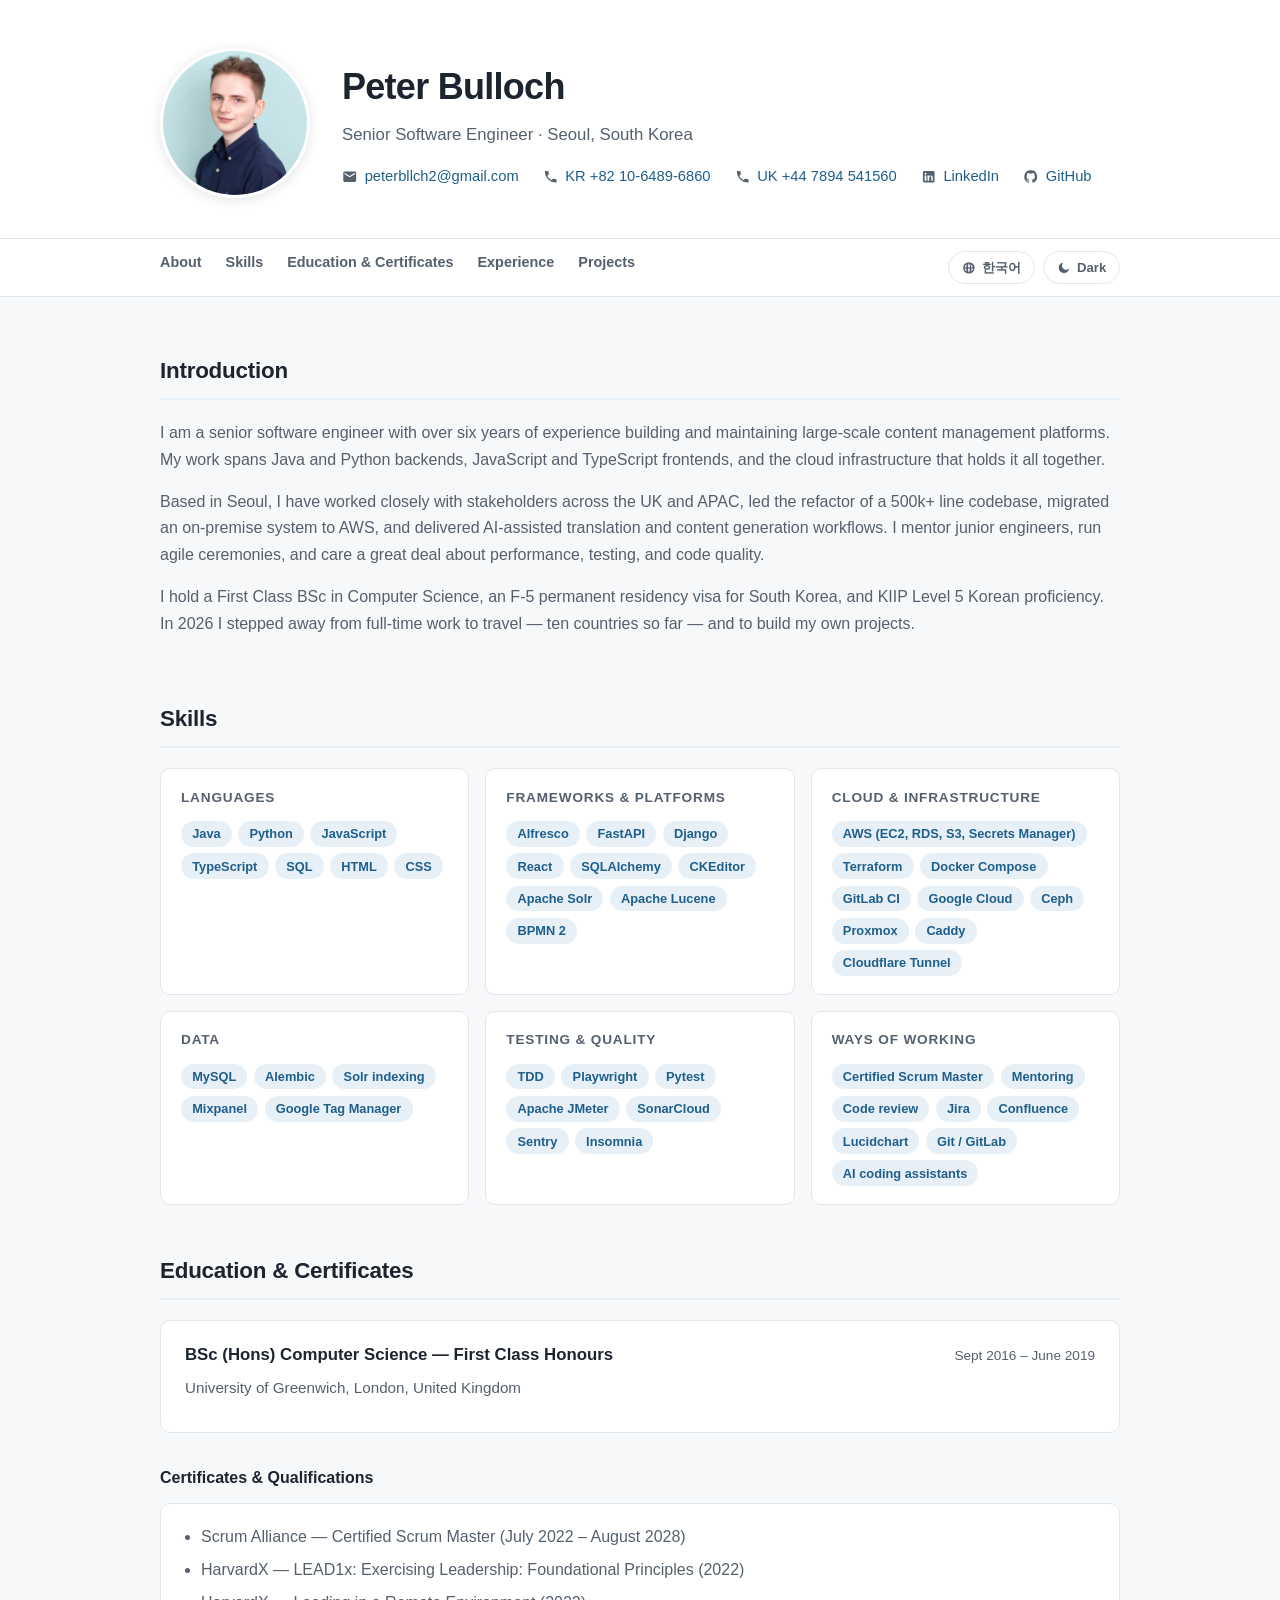
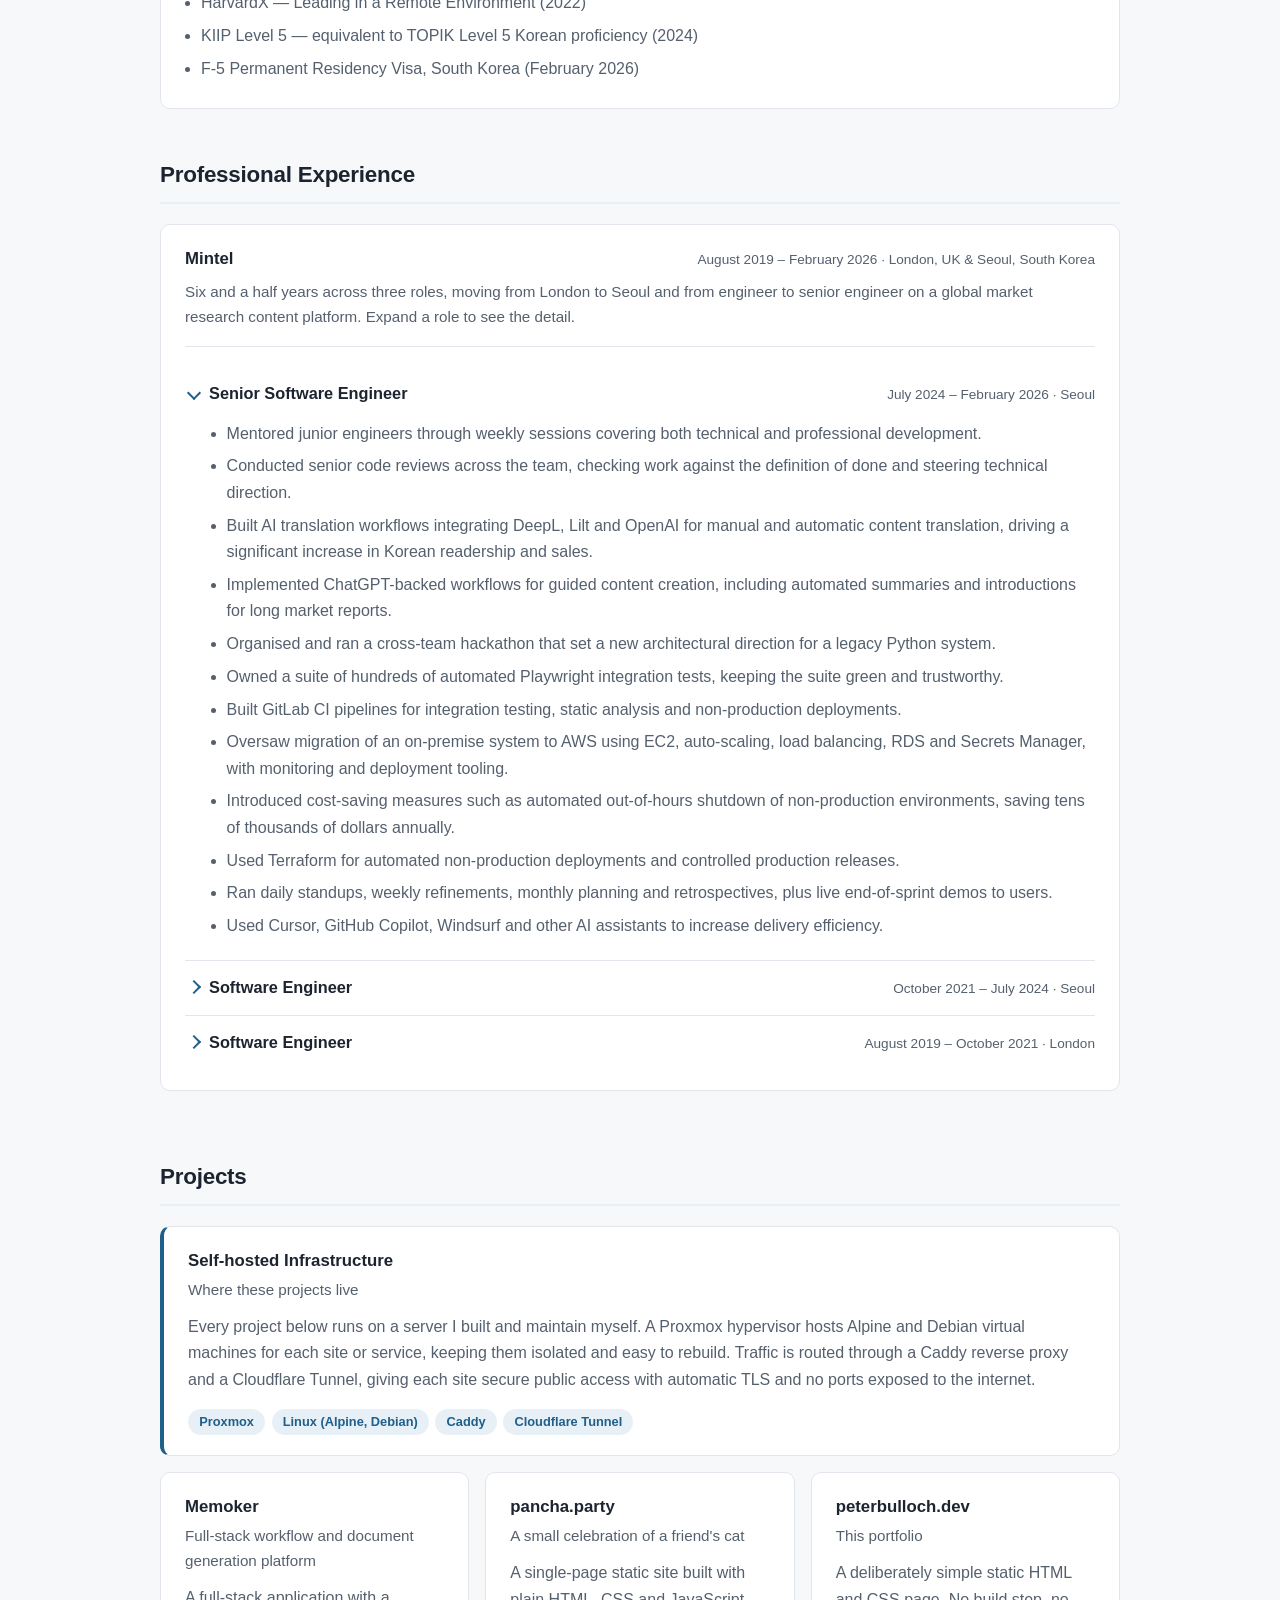
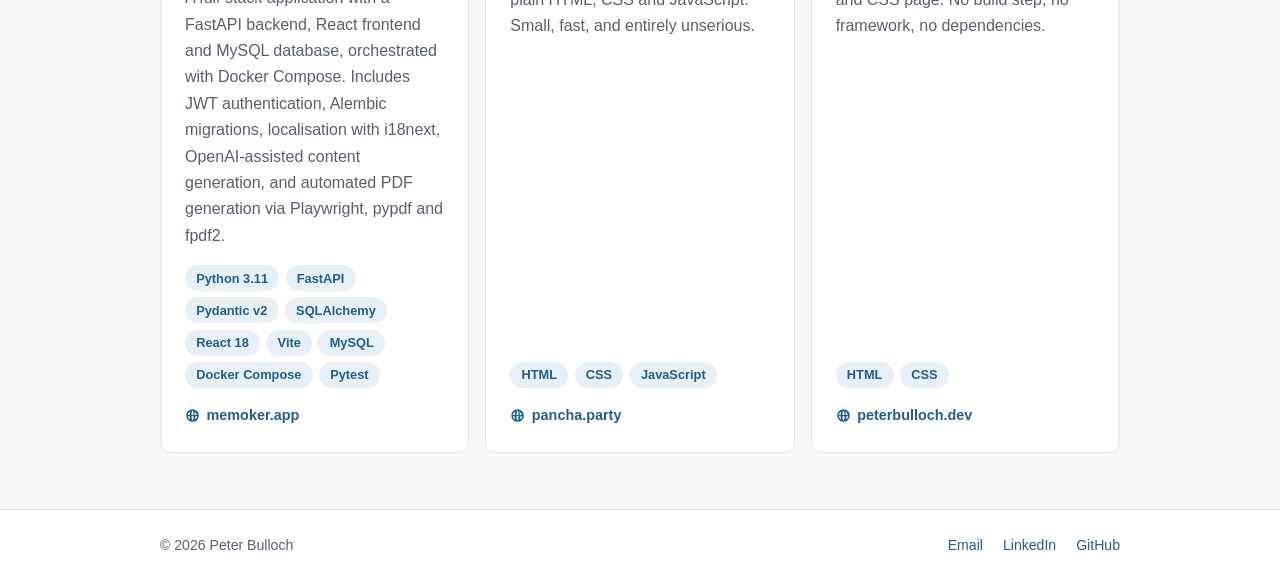
<file: index.html>
<!DOCTYPE html>
<html lang="en">

<head>
    <meta charset="UTF-8">
    <meta name="viewport" content="width=device-width, initial-scale=1.0">
    <title data-i18n="meta.title">Peter Bulloch &mdash; Senior Software Engineer</title>
    <meta name="description"
        content="Portfolio of Peter Bulloch, Senior Software Engineer based in Seoul, South Korea.">
    <link rel="icon" href="favicon.svg" type="image/svg+xml">
    <link rel="apple-touch-icon" href="favicon.svg">
    <link rel="stylesheet" href="styles.css">
    <script>
        // Applied before first paint so the saved theme does not flash.
        (function () {
            var saved = null;
            try { saved = localStorage.getItem("theme"); } catch (e) { }
            var dark = saved ? saved === "dark" : window.matchMedia("(prefers-color-scheme: dark)").matches;
            document.documentElement.dataset.theme = dark ? "dark" : "light";
        })();
    </script>
</head>

<body>
    <header class="hero">
        <div class="container hero-inner">
            <img class="headshot" src="headshot.jpg" alt="Portrait of Peter Bulloch">
            <div class="hero-text">
                <h1 data-i18n="hero.name">Peter Bulloch</h1>
                <p class="tagline" data-i18n="hero.tagline">Senior Software Engineer &middot; Seoul, South Korea</p>
                <ul class="contact-list">
                    <li>
                        <svg viewBox="0 0 24 24" aria-hidden="true">
                            <path
                                d="M20 4H4a2 2 0 0 0-2 2v12a2 2 0 0 0 2 2h16a2 2 0 0 0 2-2V6a2 2 0 0 0-2-2zm0 4-8 5-8-5V6l8 5 8-5z" />
                        </svg>
                        <a href="mailto:peterbllch2@gmail.com">peterbllch2@gmail.com</a>
                    </li>
                    <li>
                        <svg viewBox="0 0 24 24" aria-hidden="true">
                            <path
                                d="M6.6 10.8a15.1 15.1 0 0 0 6.6 6.6l2.2-2.2a1 1 0 0 1 1-.25 11.4 11.4 0 0 0 3.6.58 1 1 0 0 1 1 1V20a1 1 0 0 1-1 1A17 17 0 0 1 3 4a1 1 0 0 1 1-1h3.5a1 1 0 0 1 1 1c0 1.25.2 2.46.57 3.6a1 1 0 0 1-.25 1z" />
                        </svg>
                        <a href="tel:+821064896860" data-i18n="hero.phoneKr">KR +82 10-6489-6860</a>
                    </li>
                    <li>
                        <svg viewBox="0 0 24 24" aria-hidden="true">
                            <path
                                d="M6.6 10.8a15.1 15.1 0 0 0 6.6 6.6l2.2-2.2a1 1 0 0 1 1-.25 11.4 11.4 0 0 0 3.6.58 1 1 0 0 1 1 1V20a1 1 0 0 1-1 1A17 17 0 0 1 3 4a1 1 0 0 1 1-1h3.5a1 1 0 0 1 1 1c0 1.25.2 2.46.57 3.6a1 1 0 0 1-.25 1z" />
                        </svg>
                        <a href="tel:+447894541560" data-i18n="hero.phoneUk">UK +44 7894 541560</a>
                    </li>
                    <li>
                        <svg viewBox="0 0 24 24" aria-hidden="true">
                            <path
                                d="M19 3A2 2 0 0 1 21 5v14a2 2 0 0 1-2 2H5a2 2 0 0 1-2-2V5a2 2 0 0 1 2-2zM8.34 18.34V9.99H5.66v8.35zM7 8.81a1.55 1.55 0 1 0 0-3.1 1.55 1.55 0 0 0 0 3.1zm11.34 9.53v-4.58c0-2.48-1.33-3.63-3.1-3.63a2.68 2.68 0 0 0-2.42 1.33V9.99h-2.68v8.35h2.68v-4.66c0-1.23.23-2.42 1.76-2.42 1.5 0 1.52 1.4 1.52 2.5v4.58z" />
                        </svg>
                        <a href="https://www.linkedin.com/in/peter-bulloch-82745a159" target="_blank"
                            rel="noopener noreferrer">LinkedIn</a>
                    </li>
                    <li>
                        <svg viewBox="0 0 24 24" aria-hidden="true">
                            <path
                                d="M12 2a10 10 0 0 0-3.16 19.49c.5.09.68-.22.68-.48v-1.7c-2.78.6-3.37-1.34-3.37-1.34-.45-1.16-1.11-1.47-1.11-1.47-.91-.62.07-.61.07-.61 1 .07 1.53 1.03 1.53 1.03.9 1.53 2.36 1.09 2.94.83.09-.65.35-1.09.63-1.34-2.22-.25-4.55-1.11-4.55-4.94 0-1.09.39-1.98 1.03-2.68-.1-.25-.45-1.27.1-2.64 0 0 .84-.27 2.75 1.02a9.5 9.5 0 0 1 5 0c1.91-1.29 2.75-1.02 2.75-1.02.55 1.37.2 2.39.1 2.64.64.7 1.03 1.59 1.03 2.68 0 3.84-2.34 4.68-4.57 4.93.36.31.68.92.68 1.85v2.74c0 .27.18.58.69.48A10 10 0 0 0 12 2z" />
                        </svg>
                        <a href="https://github.com/PeterBulloch" target="_blank" rel="noopener noreferrer">GitHub</a>
                    </li>
                </ul>
            </div>
        </div>
    </header>

    <nav class="nav">
        <div class="container">
            <a href="#about" data-i18n="nav.about">About</a>
            <a href="#skills" data-i18n="nav.skills">Skills</a>
            <a href="#education" data-i18n="nav.education">Education &amp; Certificates</a>
            <a href="#experience" data-i18n="nav.experience">Experience</a>
            <a href="#projects" data-i18n="nav.projects">Projects</a>
            <div class="nav-controls">
                <button type="button" id="lang-toggle" class="pill-button" aria-label="Switch language">
                    <svg viewBox="0 0 24 24" aria-hidden="true">
                        <path
                            d="M12 2a10 10 0 1 0 0 20 10 10 0 0 0 0-20zm6.9 9h-3.1a15.6 15.6 0 0 0-1.2-5.4A8 8 0 0 1 18.9 11zM12 4.1c.7 1 1.5 2.9 1.7 6.9h-3.4c.2-4 1-5.9 1.7-6.9zM4.3 13h3.1c.1 2.2.5 4 1.2 5.4A8 8 0 0 1 4.3 13zm3.1-2H4.3a8 8 0 0 1 4.3-5.4A15.6 15.6 0 0 0 7.4 11zM12 19.9c-.7-1-1.5-2.9-1.7-6.9h3.4c-.2 4-1 5.9-1.7 6.9zm3.4-1.5c.7-1.4 1.1-3.2 1.2-5.4h3.1a8 8 0 0 1-4.3 5.4z" />
                    </svg>
                    <span class="lang-label">한국어</span>
                </button>
                <button type="button" id="theme-toggle" class="pill-button" aria-label="Switch colour theme">
                    <svg class="icon-sun" viewBox="0 0 24 24" aria-hidden="true">
                        <path
                            d="M12 17a5 5 0 1 1 0-10 5 5 0 0 1 0 10zm0-14a1 1 0 0 1 1 1v1.5a1 1 0 0 1-2 0V4a1 1 0 0 1 1-1zm0 15.5a1 1 0 0 1 1 1V21a1 1 0 0 1-2 0v-1.5a1 1 0 0 1 1-1zM21 12a1 1 0 0 1-1 1h-1.5a1 1 0 0 1 0-2H20a1 1 0 0 1 1 1zM5.5 12a1 1 0 0 1-1 1H3a1 1 0 0 1 0-2h1.5a1 1 0 0 1 1 1zm12.73 6.23a1 1 0 0 1-1.41 0l-1.06-1.06a1 1 0 0 1 1.41-1.41l1.06 1.06a1 1 0 0 1 0 1.41zM8.24 8.24a1 1 0 0 1-1.41 0L5.77 7.18a1 1 0 0 1 1.41-1.41l1.06 1.06a1 1 0 0 1 0 1.41zm10-2.47a1 1 0 0 1 0 1.41L17.18 8.24a1 1 0 1 1-1.41-1.41l1.06-1.06a1 1 0 0 1 1.41 0zM8.24 15.76a1 1 0 0 1 0 1.41l-1.06 1.06a1 1 0 0 1-1.41-1.41l1.06-1.06a1 1 0 0 1 1.41 0z" />
                    </svg>
                    <svg class="icon-moon" viewBox="0 0 24 24" aria-hidden="true">
                        <path d="M21 13.2A9 9 0 1 1 10.8 3a7 7 0 0 0 10.2 10.2z" />
                    </svg>
                    <span class="theme-label">Dark</span>
                </button>
            </div>
        </div>
    </nav>

    <main class="container">
        <section id="about">
            <h2 data-i18n="about.heading">Introduction</h2>
            <p data-i18n="about.p1">
                I am a senior software engineer with over six years of experience building and maintaining
                large-scale content management platforms. My work spans Java and Python backends, JavaScript and
                TypeScript frontends, and the cloud infrastructure that holds it all together.
            </p>
            <p data-i18n="about.p2">
                Based in Seoul, I have worked closely with stakeholders across the UK and APAC, led the refactor of
                a 500k+ line codebase, migrated an on-premise system to AWS, and delivered AI-assisted translation
                and content generation workflows. I mentor junior engineers, run agile ceremonies, and care a great
                deal about performance, testing, and code quality.
            </p>
            <p data-i18n="about.p3">
                I hold a First Class BSc in Computer Science, an F-5 permanent residency visa for South Korea, and
                KIIP Level 5 Korean proficiency. In 2026 I stepped away from full-time work to travel &mdash; ten
                countries so far &mdash; and to build my own projects.
            </p>
        </section>

        <section id="skills">
            <h2 data-i18n="skills.heading">Skills</h2>
            <div class="skill-groups">
                <div class="skill-group">
                    <h3 data-i18n="skills.languages">Languages</h3>
                    <ul class="tags">
                        <li>Java</li>
                        <li>Python</li>
                        <li>JavaScript</li>
                        <li>TypeScript</li>
                        <li>SQL</li>
                        <li>HTML</li>
                        <li>CSS</li>
                    </ul>
                </div>
                <div class="skill-group">
                    <h3 data-i18n="skills.frameworks">Frameworks &amp; Platforms</h3>
                    <ul class="tags">
                        <li>Alfresco</li>
                        <li>FastAPI</li>
                        <li>Django</li>
                        <li>React</li>
                        <li>SQLAlchemy</li>
                        <li>CKEditor</li>
                        <li>Apache Solr</li>
                        <li>Apache Lucene</li>
                        <li>BPMN 2</li>
                    </ul>
                </div>
                <div class="skill-group">
                    <h3 data-i18n="skills.cloud">Cloud &amp; Infrastructure</h3>
                    <ul class="tags">
                        <li>AWS (EC2, RDS, S3, Secrets Manager)</li>
                        <li>Terraform</li>
                        <li>Docker Compose</li>
                        <li>GitLab CI</li>
                        <li>Google Cloud</li>
                        <li>Ceph</li>
                        <li>Proxmox</li>
                        <li>Caddy</li>
                        <li>Cloudflare Tunnel</li>
                    </ul>
                </div>
                <div class="skill-group">
                    <h3 data-i18n="skills.data">Data</h3>
                    <ul class="tags">
                        <li>MySQL</li>
                        <li>Alembic</li>
                        <li data-i18n="skills.tag.solr">Solr indexing</li>
                        <li>Mixpanel</li>
                        <li>Google Tag Manager</li>
                    </ul>
                </div>
                <div class="skill-group">
                    <h3 data-i18n="skills.testing">Testing &amp; Quality</h3>
                    <ul class="tags">
                        <li>TDD</li>
                        <li>Playwright</li>
                        <li>Pytest</li>
                        <li>Apache JMeter</li>
                        <li>SonarCloud</li>
                        <li>Sentry</li>
                        <li>Insomnia</li>
                    </ul>
                </div>
                <div class="skill-group">
                    <h3 data-i18n="skills.ways">Ways of Working</h3>
                    <ul class="tags">
                        <li data-i18n="skills.tag.csm">Certified Scrum Master</li>
                        <li data-i18n="skills.tag.mentoring">Mentoring</li>
                        <li data-i18n="skills.tag.review">Code review</li>
                        <li>Jira</li>
                        <li>Confluence</li>
                        <li>Lucidchart</li>
                        <li>Git / GitLab</li>
                        <li data-i18n="skills.tag.ai">AI coding assistants</li>
                    </ul>
                </div>
            </div>
        </section>

        <section id="education">
            <h2 data-i18n="edu.heading">Education &amp; Certificates</h2>

            <article class="entry">
                <header class="entry-header">
                    <h3 data-i18n="edu.degree">BSc (Hons) Computer Science &mdash; First Class Honours</h3>
                    <span class="meta" data-i18n="edu.dates">Sept 2016 &ndash; June 2019</span>
                </header>
                <p class="subtitle" data-i18n="edu.university">University of Greenwich, London, United Kingdom</p>
            </article>

            <h3 class="subhead" data-i18n="edu.certsHeading">Certificates &amp; Qualifications</h3>
            <ul class="bullets">
                <li data-i18n="edu.cert1">Scrum Alliance &mdash; Certified Scrum Master (July 2022 &ndash; August
                    2028)</li>
                <li data-i18n="edu.cert2">HarvardX &mdash; LEAD1x: Exercising Leadership: Foundational Principles
                    (2022)</li>
                <li data-i18n="edu.cert3">HarvardX &mdash; Leading in a Remote Environment (2022)</li>
                <li data-i18n="edu.cert4">KIIP Level 5 &mdash; equivalent to TOPIK Level 5 Korean proficiency (2024)
                </li>
                <li data-i18n="edu.cert5">F-5 Permanent Residency Visa, South Korea (February 2026)</li>
            </ul>
        </section>

        <section id="experience">
            <h2 data-i18n="exp.heading">Professional Experience</h2>

            <article class="entry company">
                <header class="entry-header">
                    <h3>Mintel</h3>
                    <span class="meta" data-i18n="exp.company.dates">August 2019 &ndash; February 2026 &middot;
                        London, UK &amp; Seoul, South Korea</span>
                </header>
                <p class="subtitle" data-i18n="exp.company.summary">Six and a half years across three roles, moving
                    from London to Seoul and from engineer to senior engineer on a global market research content
                    platform. Expand a role to see the detail.</p>

                <details class="role" open>
                    <summary>
                        <span class="role-title" data-i18n="exp.r1.title">Senior Software Engineer</span>
                        <span class="meta" data-i18n="exp.r1.dates">July 2024 &ndash; February 2026 &middot;
                            Seoul</span>
                    </summary>
                    <ul class="bullets">
                        <li data-i18n="exp.r1.b1">Mentored junior engineers through weekly sessions covering both
                            technical and professional development.</li>
                        <li data-i18n="exp.r1.b2">Conducted senior code reviews across the team, checking work
                            against the definition of done and steering technical direction.</li>
                        <li data-i18n="exp.r1.b3">Built AI translation workflows integrating DeepL, Lilt and OpenAI
                            for manual and automatic content translation, driving a significant increase in Korean
                            readership and sales.</li>
                        <li data-i18n="exp.r1.b4">Implemented ChatGPT-backed workflows for guided content creation,
                            including automated summaries and introductions for long market reports.</li>
                        <li data-i18n="exp.r1.b5">Organised and ran a cross-team hackathon that set a new
                            architectural direction for a legacy Python system.</li>
                        <li data-i18n="exp.r1.b6">Owned a suite of hundreds of automated Playwright integration
                            tests, keeping the suite green and trustworthy.</li>
                        <li data-i18n="exp.r1.b7">Built GitLab CI pipelines for integration testing, static analysis
                            and non-production deployments.</li>
                        <li data-i18n="exp.r1.b8">Oversaw migration of an on-premise system to AWS using EC2,
                            auto-scaling, load balancing, RDS and Secrets Manager, with monitoring and deployment
                            tooling.</li>
                        <li data-i18n="exp.r1.b9">Introduced cost-saving measures such as automated out-of-hours
                            shutdown of non-production environments, saving tens of thousands of dollars annually.
                        </li>
                        <li data-i18n="exp.r1.b10">Used Terraform for automated non-production deployments and
                            controlled production releases.</li>
                        <li data-i18n="exp.r1.b11">Ran daily standups, weekly refinements, monthly planning and
                            retrospectives, plus live end-of-sprint demos to users.</li>
                        <li data-i18n="exp.r1.b12">Used Cursor, GitHub Copilot, Windsurf and other AI assistants to
                            increase delivery efficiency.</li>
                    </ul>
                </details>

                <details class="role">
                    <summary>
                        <span class="role-title" data-i18n="exp.r2.title">Software Engineer</span>
                        <span class="meta" data-i18n="exp.r2.dates">October 2021 &ndash; July 2024 &middot;
                            Seoul</span>
                    </summary>
                    <ul class="bullets">
                        <li data-i18n="exp.r2.b1">Collaborated with stakeholders across APAC &mdash; Korea, Japan,
                            China, Malaysia, Singapore, India and more &mdash; to refine requirements.</li>
                        <li data-i18n="exp.r2.b2">Travelled to Tokyo to deliver in-person technical training to
                            users.</li>
                        <li data-i18n="exp.r2.b3">Led the refactor of a 500k+ line codebase into a new repository
                            and architecture, eliminating duplication and simplifying ongoing work.</li>
                        <li data-i18n="exp.r2.b4">Led the evaluation of WYSIWYG editing technology, comparing
                            alternatives and engaging vendors to support an executive decision on CKEditor.</li>
                        <li data-i18n="exp.r2.b5">Wrote unit tests for JavaScript and TypeScript library
                            integrations.</li>
                        <li data-i18n="exp.r2.b6">Delivered new editing workflows that moved report authoring from
                            Word documents taking months to a web-first process taking weeks.</li>
                        <li data-i18n="exp.r2.b7">Profiled and optimised system performance, cutting certain content
                            searches from 90+ seconds to around 3 seconds.</li>
                        <li data-i18n="exp.r2.b8">Built endpoint and load tests with Apache JMeter including
                            automated result checking.</li>
                        <li data-i18n="exp.r2.b9">Used Google Tag Manager and Mixpanel to track user behaviour and
                            prioritise workflow improvements.</li>
                        <li data-i18n="exp.r2.b10">Applied SonarCloud quality gates and TDD to prevent new bugs,
                            security issues and maintainability regressions.</li>
                        <li data-i18n="exp.r2.b11">Adopted a legacy Django system into the team: introduced
                            versioning and deployment scripts, upgraded dependencies to reduce vulnerabilities, and
                            fully mapped its workflows.</li>
                        <li data-i18n="exp.r2.b12">Exposed survey and consumer data to other teams so customers
                            could reach it through an AI chatbot.</li>
                        <li data-i18n="exp.r2.b13">Participated in recruitment across multiple teams, grading
                            technical tests and conducting interviews.</li>
                    </ul>
                </details>

                <details class="role">
                    <summary>
                        <span class="role-title" data-i18n="exp.r3.title">Software Engineer</span>
                        <span class="meta" data-i18n="exp.r3.dates">August 2019 &ndash; October 2021 &middot;
                            London</span>
                    </summary>
                    <ul class="bullets">
                        <li data-i18n="exp.r3.b1">Developed and maintained an Alfresco-based content management
                            system, adding features and workflows that improved the efficiency of producing market
                            reports.</li>
                        <li data-i18n="exp.r3.b2">Worked primarily in Java on the backend, with roughly 30% frontend
                            work in JavaScript, HTML and CSS, plus MySQL database development.</li>
                        <li data-i18n="exp.r3.b3">Indexed content and files with Solr and implemented search using
                            Apache Lucene.</li>
                        <li data-i18n="exp.r3.b4">Designed and implemented BPMN 2 workflows, documented in
                            Lucidchart and Confluence.</li>
                        <li data-i18n="exp.r3.b5">Gained experience with Ceph, Google Cloud and AWS S3 storage as
                            the platform evolved.</li>
                        <li data-i18n="exp.r3.b6">Reviewed colleagues' code in Fisheye against the definition of
                            ready and team coding standards.</li>
                        <li data-i18n="exp.r3.b7">Used Sentry to monitor, diagnose and fix live issues in end-user
                            browsers, improving system reliability.</li>
                        <li data-i18n="exp.r3.b8">Provided technical support to global users, triaging and resolving
                            issues in person and online.</li>
                    </ul>
                </details>
            </article>
        </section>

        <section id="projects">
            <h2 data-i18n="proj.heading">Projects</h2>

            <article class="card card-wide">
                <h3 data-i18n="proj.infra.title">Self-hosted Infrastructure</h3>
                <p class="subtitle" data-i18n="proj.infra.subtitle">Where these projects live</p>
                <p data-i18n="proj.infra.body">
                    Every project below runs on a server I built and maintain myself. A Proxmox hypervisor hosts
                    Alpine and Debian virtual machines for each site or service, keeping them isolated and easy to
                    rebuild. Traffic is routed through a Caddy reverse proxy and a Cloudflare Tunnel, giving each
                    site secure public access with automatic TLS and no ports exposed to the internet.
                </p>
                <ul class="tags">
                    <li>Proxmox</li>
                    <li>Linux (Alpine, Debian)</li>
                    <li>Caddy</li>
                    <li>Cloudflare Tunnel</li>
                </ul>
            </article>

            <div class="project-grid">
                <article class="card">
                    <h3>Memoker</h3>
                    <p class="subtitle" data-i18n="proj.memoker.subtitle">Full-stack workflow and document
                        generation platform</p>
                    <p data-i18n="proj.memoker.body">
                        A full-stack application with a FastAPI backend, React frontend and MySQL database,
                        orchestrated with Docker Compose. Includes JWT authentication, Alembic migrations,
                        localisation with i18next, OpenAI-assisted content generation, and automated PDF generation
                        via Playwright, pypdf and fpdf2.
                    </p>
                    <ul class="tags">
                        <li>Python 3.11</li>
                        <li>FastAPI</li>
                        <li>Pydantic v2</li>
                        <li>SQLAlchemy</li>
                        <li>React 18</li>
                        <li>Vite</li>
                        <li>MySQL</li>
                        <li>Docker Compose</li>
                        <li>Pytest</li>
                    </ul>
                    <p class="links">
                        <a href="https://memoker.app" target="_blank" rel="noopener noreferrer">
                            <svg viewBox="0 0 24 24" aria-hidden="true">
                                <path
                                    d="M12 2a10 10 0 1 0 0 20 10 10 0 0 0 0-20zm6.9 9h-3.1a15.6 15.6 0 0 0-1.2-5.4A8 8 0 0 1 18.9 11zM12 4.1c.7 1 1.5 2.9 1.7 6.9h-3.4c.2-4 1-5.9 1.7-6.9zM4.3 13h3.1c.1 2.2.5 4 1.2 5.4A8 8 0 0 1 4.3 13zm3.1-2H4.3a8 8 0 0 1 4.3-5.4A15.6 15.6 0 0 0 7.4 11zM12 19.9c-.7-1-1.5-2.9-1.7-6.9h3.4c-.2 4-1 5.9-1.7 6.9zm3.4-1.5c.7-1.4 1.1-3.2 1.2-5.4h3.1a8 8 0 0 1-4.3 5.4z" />
                            </svg>
                            memoker.app
                        </a>
                    </p>
                </article>

                <article class="card">
                    <h3>pancha.party</h3>
                    <p class="subtitle" data-i18n="proj.pancha.subtitle">A small celebration of a friend's cat</p>
                    <p data-i18n="proj.pancha.body">
                        A single-page static site built with plain HTML, CSS and JavaScript. Small, fast, and
                        entirely unserious.
                    </p>
                    <ul class="tags">
                        <li>HTML</li>
                        <li>CSS</li>
                        <li>JavaScript</li>
                    </ul>
                    <p class="links">
                        <a href="https://pancha.party" target="_blank" rel="noopener noreferrer">
                            <svg viewBox="0 0 24 24" aria-hidden="true">
                                <path
                                    d="M12 2a10 10 0 1 0 0 20 10 10 0 0 0 0-20zm6.9 9h-3.1a15.6 15.6 0 0 0-1.2-5.4A8 8 0 0 1 18.9 11zM12 4.1c.7 1 1.5 2.9 1.7 6.9h-3.4c.2-4 1-5.9 1.7-6.9zM4.3 13h3.1c.1 2.2.5 4 1.2 5.4A8 8 0 0 1 4.3 13zm3.1-2H4.3a8 8 0 0 1 4.3-5.4A15.6 15.6 0 0 0 7.4 11zM12 19.9c-.7-1-1.5-2.9-1.7-6.9h3.4c-.2 4-1 5.9-1.7 6.9zm3.4-1.5c.7-1.4 1.1-3.2 1.2-5.4h3.1a8 8 0 0 1-4.3 5.4z" />
                            </svg>
                            pancha.party
                        </a>
                    </p>
                </article>

                <article class="card">
                    <h3>peterbulloch.dev</h3>
                    <p class="subtitle" data-i18n="proj.site.subtitle">This portfolio</p>
                    <p data-i18n="proj.site.body">
                        A deliberately simple static HTML and CSS page. No build step, no framework, no
                        dependencies.
                    </p>
                    <ul class="tags">
                        <li>HTML</li>
                        <li>CSS</li>
                    </ul>
                    <p class="links">
                        <a href="https://peterbulloch.dev" target="_blank" rel="noopener noreferrer">
                            <svg viewBox="0 0 24 24" aria-hidden="true">
                                <path
                                    d="M12 2a10 10 0 1 0 0 20 10 10 0 0 0 0-20zm6.9 9h-3.1a15.6 15.6 0 0 0-1.2-5.4A8 8 0 0 1 18.9 11zM12 4.1c.7 1 1.5 2.9 1.7 6.9h-3.4c.2-4 1-5.9 1.7-6.9zM4.3 13h3.1c.1 2.2.5 4 1.2 5.4A8 8 0 0 1 4.3 13zm3.1-2H4.3a8 8 0 0 1 4.3-5.4A15.6 15.6 0 0 0 7.4 11zM12 19.9c-.7-1-1.5-2.9-1.7-6.9h3.4c-.2 4-1 5.9-1.7 6.9zm3.4-1.5c.7-1.4 1.1-3.2 1.2-5.4h3.1a8 8 0 0 1-4.3 5.4z" />
                            </svg>
                            peterbulloch.dev
                        </a>
                    </p>
                </article>
            </div>
        </section>
    </main>

    <footer class="footer">
        <div class="container">
            <p>&copy; 2026 Peter Bulloch</p>
            <p class="footer-links">
                <a href="mailto:peterbllch2@gmail.com" data-i18n="footer.email">Email</a>
                <a href="https://www.linkedin.com/in/peter-bulloch-82745a159" target="_blank"
                    rel="noopener noreferrer">LinkedIn</a>
                <a href="https://github.com/PeterBulloch" target="_blank" rel="noopener noreferrer">GitHub</a>
            </p>
        </div>
    </footer>

    <script src="translations.js"></script>
    <script>
        (function () {
            var root = document.documentElement;
            var themeButton = document.getElementById("theme-toggle");
            var themeLabel = themeButton.querySelector(".theme-label");
            var langButton = document.getElementById("lang-toggle");
            var langLabel = langButton.querySelector(".lang-label");

            var nodes = document.querySelectorAll("[data-i18n]");
            var english = {};
            nodes.forEach(function (node) {
                english[node.dataset.i18n] = node.textContent;
            });

            var lang = "en";
            try { lang = localStorage.getItem("lang") === "ko" ? "ko" : "en"; } catch (e) { }

            function dictionary() {
                return lang === "ko" ? translations.ko : null;
            }

            function renderTheme() {
                var dark = root.dataset.theme === "dark";
                var dict = dictionary();
                var key = dark ? "theme.light" : "theme.dark";
                themeLabel.textContent = (dict && dict[key]) || (dark ? "Light" : "Dark");
                themeButton.setAttribute("aria-pressed", String(dark));
            }

            function renderLang() {
                var dict = dictionary();
                root.lang = lang === "ko" ? "ko" : "en";
                nodes.forEach(function (node) {
                    var key = node.dataset.i18n;
                    node.textContent = (dict && dict[key]) || english[key];
                });
                langLabel.textContent = lang === "ko" ? "English" : "한국어";
                langButton.setAttribute("aria-pressed", String(lang === "ko"));
                renderTheme();
            }

            themeButton.addEventListener("click", function () {
                root.dataset.theme = root.dataset.theme === "dark" ? "light" : "dark";
                try { localStorage.setItem("theme", root.dataset.theme); } catch (e) { }
                renderTheme();
            });

            langButton.addEventListener("click", function () {
                lang = lang === "ko" ? "en" : "ko";
                try { localStorage.setItem("lang", lang); } catch (e) { }
                renderLang();
            });

            renderLang();
        })();
    </script>
</body>

</html>
</file>
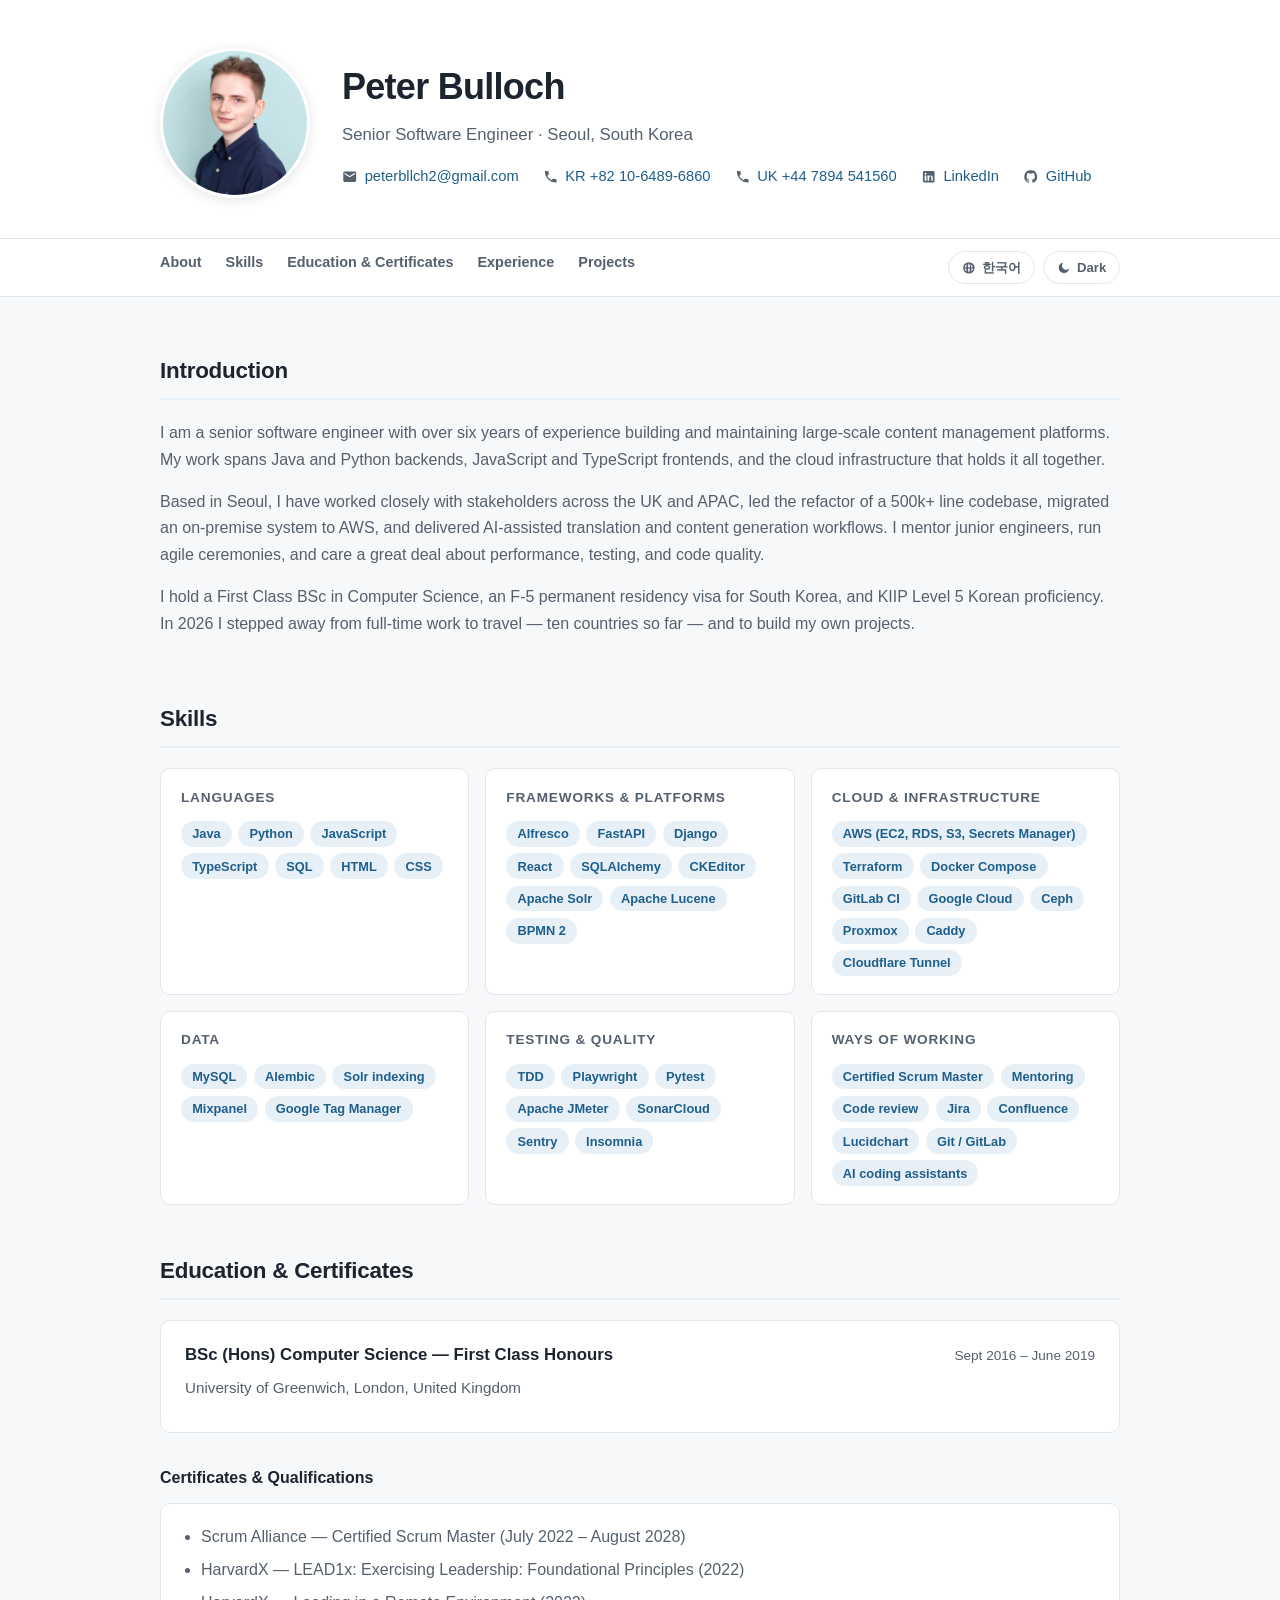
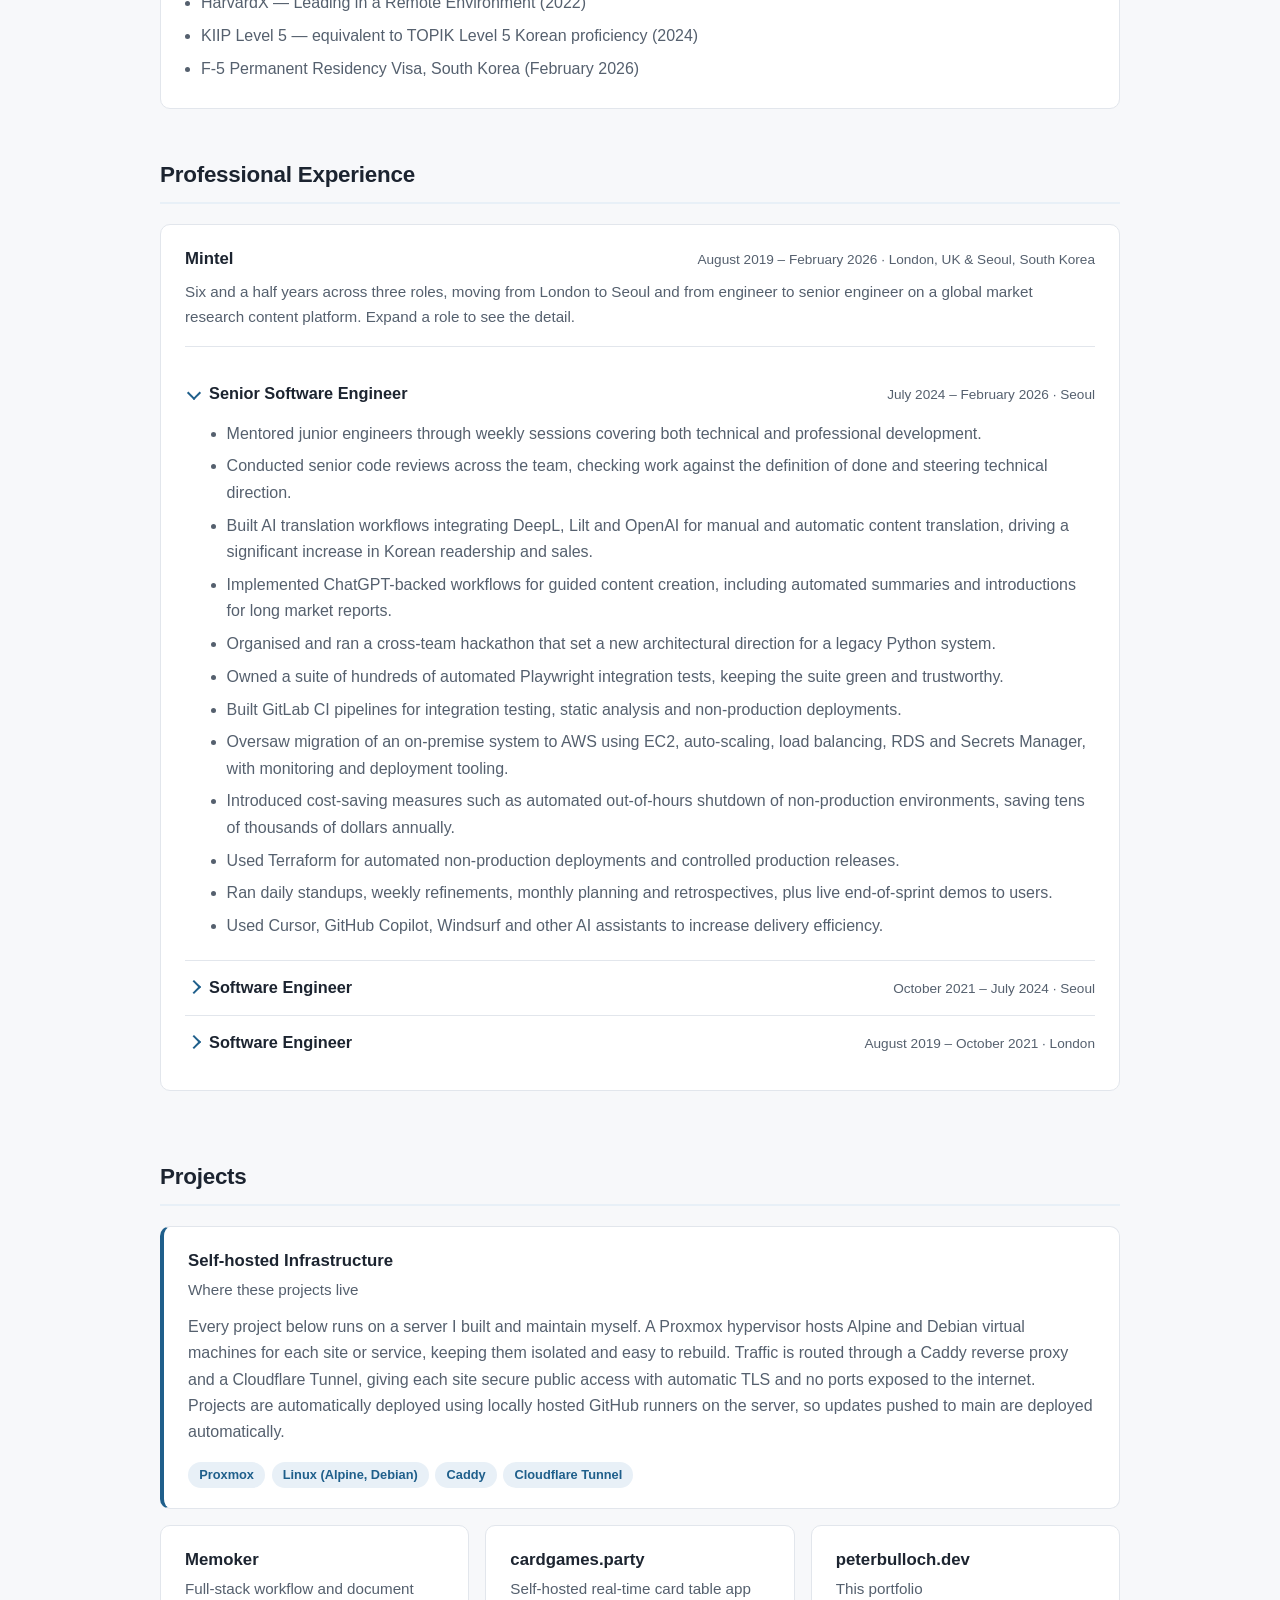
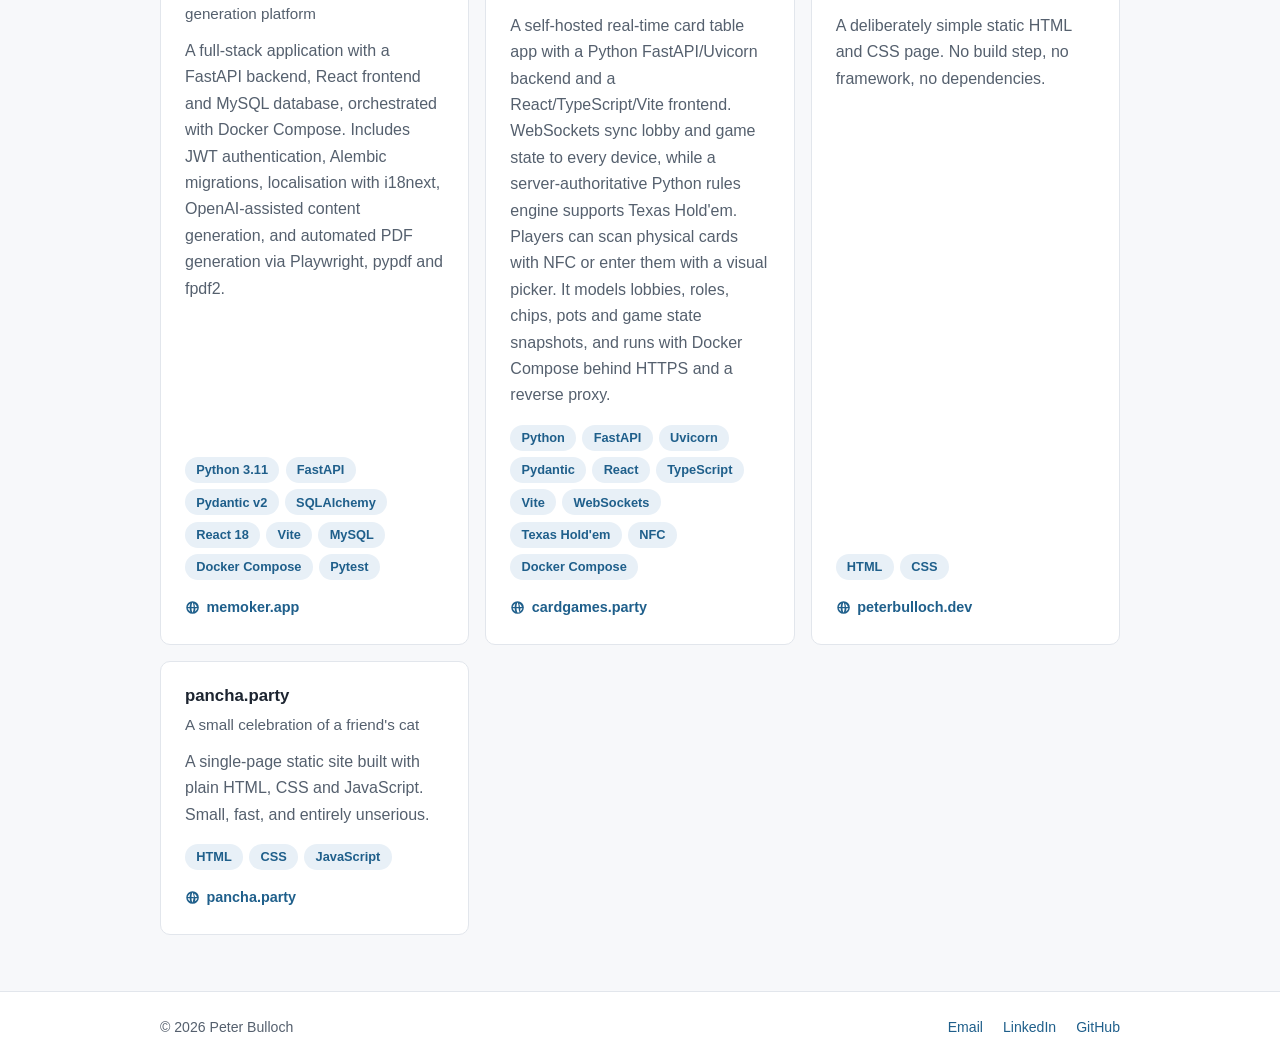
<file: public/index.html>
<!DOCTYPE html>
<html lang="en">

<head>
    <meta charset="UTF-8">
    <meta name="viewport" content="width=device-width, initial-scale=1.0">
    <title data-i18n="meta.title">Peter Bulloch &mdash; Senior Software Engineer</title>
    <meta name="description"
        content="Portfolio of Peter Bulloch, Senior Software Engineer based in Seoul, South Korea.">
    <link rel="icon" href="favicon.svg" type="image/svg+xml">
    <link rel="apple-touch-icon" href="favicon.svg">
    <link rel="stylesheet" href="styles.css">
    <script>
        // Applied before first paint so the saved theme does not flash.
        (function () {
            var saved = null;
            try { saved = localStorage.getItem("theme"); } catch (e) { }
            var dark = saved ? saved === "dark" : window.matchMedia("(prefers-color-scheme: dark)").matches;
            document.documentElement.dataset.theme = dark ? "dark" : "light";
        })();
    </script>
</head>

<body>
    <header class="hero">
        <div class="container hero-inner">
            <img class="headshot" src="headshot.jpg" alt="Portrait of Peter Bulloch">
            <div class="hero-text">
                <h1 data-i18n="hero.name">Peter Bulloch</h1>
                <p class="tagline" data-i18n="hero.tagline">Senior Software Engineer &middot; Seoul, South Korea</p>
                <ul class="contact-list">
                    <li>
                        <svg viewBox="0 0 24 24" aria-hidden="true">
                            <path
                                d="M20 4H4a2 2 0 0 0-2 2v12a2 2 0 0 0 2 2h16a2 2 0 0 0 2-2V6a2 2 0 0 0-2-2zm0 4-8 5-8-5V6l8 5 8-5z" />
                        </svg>
                        <a href="mailto:peterbllch2@gmail.com">peterbllch2@gmail.com</a>
                    </li>
                    <li>
                        <svg viewBox="0 0 24 24" aria-hidden="true">
                            <path
                                d="M6.6 10.8a15.1 15.1 0 0 0 6.6 6.6l2.2-2.2a1 1 0 0 1 1-.25 11.4 11.4 0 0 0 3.6.58 1 1 0 0 1 1 1V20a1 1 0 0 1-1 1A17 17 0 0 1 3 4a1 1 0 0 1 1-1h3.5a1 1 0 0 1 1 1c0 1.25.2 2.46.57 3.6a1 1 0 0 1-.25 1z" />
                        </svg>
                        <a href="tel:+821064896860" data-i18n="hero.phoneKr">KR +82 10-6489-6860</a>
                    </li>
                    <li>
                        <svg viewBox="0 0 24 24" aria-hidden="true">
                            <path
                                d="M6.6 10.8a15.1 15.1 0 0 0 6.6 6.6l2.2-2.2a1 1 0 0 1 1-.25 11.4 11.4 0 0 0 3.6.58 1 1 0 0 1 1 1V20a1 1 0 0 1-1 1A17 17 0 0 1 3 4a1 1 0 0 1 1-1h3.5a1 1 0 0 1 1 1c0 1.25.2 2.46.57 3.6a1 1 0 0 1-.25 1z" />
                        </svg>
                        <a href="tel:+447894541560" data-i18n="hero.phoneUk">UK +44 7894 541560</a>
                    </li>
                    <li>
                        <svg viewBox="0 0 24 24" aria-hidden="true">
                            <path
                                d="M19 3A2 2 0 0 1 21 5v14a2 2 0 0 1-2 2H5a2 2 0 0 1-2-2V5a2 2 0 0 1 2-2zM8.34 18.34V9.99H5.66v8.35zM7 8.81a1.55 1.55 0 1 0 0-3.1 1.55 1.55 0 0 0 0 3.1zm11.34 9.53v-4.58c0-2.48-1.33-3.63-3.1-3.63a2.68 2.68 0 0 0-2.42 1.33V9.99h-2.68v8.35h2.68v-4.66c0-1.23.23-2.42 1.76-2.42 1.5 0 1.52 1.4 1.52 2.5v4.58z" />
                        </svg>
                        <a href="https://www.linkedin.com/in/peter-bulloch-82745a159" target="_blank"
                            rel="noopener noreferrer">LinkedIn</a>
                    </li>
                    <li>
                        <svg viewBox="0 0 24 24" aria-hidden="true">
                            <path
                                d="M12 2a10 10 0 0 0-3.16 19.49c.5.09.68-.22.68-.48v-1.7c-2.78.6-3.37-1.34-3.37-1.34-.45-1.16-1.11-1.47-1.11-1.47-.91-.62.07-.61.07-.61 1 .07 1.53 1.03 1.53 1.03.9 1.53 2.36 1.09 2.94.83.09-.65.35-1.09.63-1.34-2.22-.25-4.55-1.11-4.55-4.94 0-1.09.39-1.98 1.03-2.68-.1-.25-.45-1.27.1-2.64 0 0 .84-.27 2.75 1.02a9.5 9.5 0 0 1 5 0c1.91-1.29 2.75-1.02 2.75-1.02.55 1.37.2 2.39.1 2.64.64.7 1.03 1.59 1.03 2.68 0 3.84-2.34 4.68-4.57 4.93.36.31.68.92.68 1.85v2.74c0 .27.18.58.69.48A10 10 0 0 0 12 2z" />
                        </svg>
                        <a href="https://github.com/PeterBulloch" target="_blank" rel="noopener noreferrer">GitHub</a>
                    </li>
                </ul>
            </div>
        </div>
    </header>

    <nav class="nav">
        <div class="container">
            <a href="#about" data-i18n="nav.about">About</a>
            <a href="#skills" data-i18n="nav.skills">Skills</a>
            <a href="#education" data-i18n="nav.education">Education &amp; Certificates</a>
            <a href="#experience" data-i18n="nav.experience">Experience</a>
            <a href="#projects" data-i18n="nav.projects">Projects</a>
            <div class="nav-controls">
                <button type="button" id="lang-toggle" class="pill-button" aria-label="Switch language">
                    <svg viewBox="0 0 24 24" aria-hidden="true">
                        <path
                            d="M12 2a10 10 0 1 0 0 20 10 10 0 0 0 0-20zm6.9 9h-3.1a15.6 15.6 0 0 0-1.2-5.4A8 8 0 0 1 18.9 11zM12 4.1c.7 1 1.5 2.9 1.7 6.9h-3.4c.2-4 1-5.9 1.7-6.9zM4.3 13h3.1c.1 2.2.5 4 1.2 5.4A8 8 0 0 1 4.3 13zm3.1-2H4.3a8 8 0 0 1 4.3-5.4A15.6 15.6 0 0 0 7.4 11zM12 19.9c-.7-1-1.5-2.9-1.7-6.9h3.4c-.2 4-1 5.9-1.7 6.9zm3.4-1.5c.7-1.4 1.1-3.2 1.2-5.4h3.1a8 8 0 0 1-4.3 5.4z" />
                    </svg>
                    <span class="lang-label">한국어</span>
                </button>
                <button type="button" id="theme-toggle" class="pill-button" aria-label="Switch colour theme">
                    <svg class="icon-sun" viewBox="0 0 24 24" aria-hidden="true">
                        <path
                            d="M12 17a5 5 0 1 1 0-10 5 5 0 0 1 0 10zm0-14a1 1 0 0 1 1 1v1.5a1 1 0 0 1-2 0V4a1 1 0 0 1 1-1zm0 15.5a1 1 0 0 1 1 1V21a1 1 0 0 1-2 0v-1.5a1 1 0 0 1 1-1zM21 12a1 1 0 0 1-1 1h-1.5a1 1 0 0 1 0-2H20a1 1 0 0 1 1 1zM5.5 12a1 1 0 0 1-1 1H3a1 1 0 0 1 0-2h1.5a1 1 0 0 1 1 1zm12.73 6.23a1 1 0 0 1-1.41 0l-1.06-1.06a1 1 0 0 1 1.41-1.41l1.06 1.06a1 1 0 0 1 0 1.41zM8.24 8.24a1 1 0 0 1-1.41 0L5.77 7.18a1 1 0 0 1 1.41-1.41l1.06 1.06a1 1 0 0 1 0 1.41zm10-2.47a1 1 0 0 1 0 1.41L17.18 8.24a1 1 0 1 1-1.41-1.41l1.06-1.06a1 1 0 0 1 1.41 0zM8.24 15.76a1 1 0 0 1 0 1.41l-1.06 1.06a1 1 0 0 1-1.41-1.41l1.06-1.06a1 1 0 0 1 1.41 0z" />
                    </svg>
                    <svg class="icon-moon" viewBox="0 0 24 24" aria-hidden="true">
                        <path d="M21 13.2A9 9 0 1 1 10.8 3a7 7 0 0 0 10.2 10.2z" />
                    </svg>
                    <span class="theme-label">Dark</span>
                </button>
            </div>
        </div>
    </nav>

    <main class="container">
        <section id="about">
            <h2 data-i18n="about.heading">Introduction</h2>
            <p data-i18n="about.p1">
                I am a senior software engineer with over six years of experience building and maintaining
                large-scale content management platforms. My work spans Java and Python backends, JavaScript and
                TypeScript frontends, and the cloud infrastructure that holds it all together.
            </p>
            <p data-i18n="about.p2">
                Based in Seoul, I have worked closely with stakeholders across the UK and APAC, led the refactor of
                a 500k+ line codebase, migrated an on-premise system to AWS, and delivered AI-assisted translation
                and content generation workflows. I mentor junior engineers, run agile ceremonies, and care a great
                deal about performance, testing, and code quality.
            </p>
            <p data-i18n="about.p3">
                I hold a First Class BSc in Computer Science, an F-5 permanent residency visa for South Korea, and
                KIIP Level 5 Korean proficiency. In 2026 I stepped away from full-time work to travel &mdash; ten
                countries so far &mdash; and to build my own projects.
            </p>
        </section>

        <section id="skills">
            <h2 data-i18n="skills.heading">Skills</h2>
            <div class="skill-groups">
                <div class="skill-group">
                    <h3 data-i18n="skills.languages">Languages</h3>
                    <ul class="tags">
                        <li>Java</li>
                        <li>Python</li>
                        <li>JavaScript</li>
                        <li>TypeScript</li>
                        <li>SQL</li>
                        <li>HTML</li>
                        <li>CSS</li>
                    </ul>
                </div>
                <div class="skill-group">
                    <h3 data-i18n="skills.frameworks">Frameworks &amp; Platforms</h3>
                    <ul class="tags">
                        <li>Alfresco</li>
                        <li>FastAPI</li>
                        <li>Django</li>
                        <li>React</li>
                        <li>SQLAlchemy</li>
                        <li>CKEditor</li>
                        <li>Apache Solr</li>
                        <li>Apache Lucene</li>
                        <li>BPMN 2</li>
                    </ul>
                </div>
                <div class="skill-group">
                    <h3 data-i18n="skills.cloud">Cloud &amp; Infrastructure</h3>
                    <ul class="tags">
                        <li>AWS (EC2, RDS, S3, Secrets Manager)</li>
                        <li>Terraform</li>
                        <li>Docker Compose</li>
                        <li>GitLab CI</li>
                        <li>Google Cloud</li>
                        <li>Ceph</li>
                        <li>Proxmox</li>
                        <li>Caddy</li>
                        <li>Cloudflare Tunnel</li>
                    </ul>
                </div>
                <div class="skill-group">
                    <h3 data-i18n="skills.data">Data</h3>
                    <ul class="tags">
                        <li>MySQL</li>
                        <li>Alembic</li>
                        <li data-i18n="skills.tag.solr">Solr indexing</li>
                        <li>Mixpanel</li>
                        <li>Google Tag Manager</li>
                    </ul>
                </div>
                <div class="skill-group">
                    <h3 data-i18n="skills.testing">Testing &amp; Quality</h3>
                    <ul class="tags">
                        <li>TDD</li>
                        <li>Playwright</li>
                        <li>Pytest</li>
                        <li>Apache JMeter</li>
                        <li>SonarCloud</li>
                        <li>Sentry</li>
                        <li>Insomnia</li>
                    </ul>
                </div>
                <div class="skill-group">
                    <h3 data-i18n="skills.ways">Ways of Working</h3>
                    <ul class="tags">
                        <li data-i18n="skills.tag.csm">Certified Scrum Master</li>
                        <li data-i18n="skills.tag.mentoring">Mentoring</li>
                        <li data-i18n="skills.tag.review">Code review</li>
                        <li>Jira</li>
                        <li>Confluence</li>
                        <li>Lucidchart</li>
                        <li>Git / GitLab</li>
                        <li data-i18n="skills.tag.ai">AI coding assistants</li>
                    </ul>
                </div>
            </div>
        </section>

        <section id="education">
            <h2 data-i18n="edu.heading">Education &amp; Certificates</h2>

            <article class="entry">
                <header class="entry-header">
                    <h3 data-i18n="edu.degree">BSc (Hons) Computer Science &mdash; First Class Honours</h3>
                    <span class="meta" data-i18n="edu.dates">Sept 2016 &ndash; June 2019</span>
                </header>
                <p class="subtitle" data-i18n="edu.university">University of Greenwich, London, United Kingdom</p>
            </article>

            <h3 class="subhead" data-i18n="edu.certsHeading">Certificates &amp; Qualifications</h3>
            <ul class="bullets">
                <li data-i18n="edu.cert1">Scrum Alliance &mdash; Certified Scrum Master (July 2022 &ndash; August
                    2028)</li>
                <li data-i18n="edu.cert2">HarvardX &mdash; LEAD1x: Exercising Leadership: Foundational Principles
                    (2022)</li>
                <li data-i18n="edu.cert3">HarvardX &mdash; Leading in a Remote Environment (2022)</li>
                <li data-i18n="edu.cert4">KIIP Level 5 &mdash; equivalent to TOPIK Level 5 Korean proficiency (2024)
                </li>
                <li data-i18n="edu.cert5">F-5 Permanent Residency Visa, South Korea (February 2026)</li>
            </ul>
        </section>

        <section id="experience">
            <h2 data-i18n="exp.heading">Professional Experience</h2>

            <article class="entry company">
                <header class="entry-header">
                    <h3>Mintel</h3>
                    <span class="meta" data-i18n="exp.company.dates">August 2019 &ndash; February 2026 &middot;
                        London, UK &amp; Seoul, South Korea</span>
                </header>
                <p class="subtitle" data-i18n="exp.company.summary">Six and a half years across three roles, moving
                    from London to Seoul and from engineer to senior engineer on a global market research content
                    platform. Expand a role to see the detail.</p>

                <details class="role" open>
                    <summary>
                        <span class="role-title" data-i18n="exp.r1.title">Senior Software Engineer</span>
                        <span class="meta" data-i18n="exp.r1.dates">July 2024 &ndash; February 2026 &middot;
                            Seoul</span>
                    </summary>
                    <ul class="bullets">
                        <li data-i18n="exp.r1.b1">Mentored junior engineers through weekly sessions covering both
                            technical and professional development.</li>
                        <li data-i18n="exp.r1.b2">Conducted senior code reviews across the team, checking work
                            against the definition of done and steering technical direction.</li>
                        <li data-i18n="exp.r1.b3">Built AI translation workflows integrating DeepL, Lilt and OpenAI
                            for manual and automatic content translation, driving a significant increase in Korean
                            readership and sales.</li>
                        <li data-i18n="exp.r1.b4">Implemented ChatGPT-backed workflows for guided content creation,
                            including automated summaries and introductions for long market reports.</li>
                        <li data-i18n="exp.r1.b5">Organised and ran a cross-team hackathon that set a new
                            architectural direction for a legacy Python system.</li>
                        <li data-i18n="exp.r1.b6">Owned a suite of hundreds of automated Playwright integration
                            tests, keeping the suite green and trustworthy.</li>
                        <li data-i18n="exp.r1.b7">Built GitLab CI pipelines for integration testing, static analysis
                            and non-production deployments.</li>
                        <li data-i18n="exp.r1.b8">Oversaw migration of an on-premise system to AWS using EC2,
                            auto-scaling, load balancing, RDS and Secrets Manager, with monitoring and deployment
                            tooling.</li>
                        <li data-i18n="exp.r1.b9">Introduced cost-saving measures such as automated out-of-hours
                            shutdown of non-production environments, saving tens of thousands of dollars annually.
                        </li>
                        <li data-i18n="exp.r1.b10">Used Terraform for automated non-production deployments and
                            controlled production releases.</li>
                        <li data-i18n="exp.r1.b11">Ran daily standups, weekly refinements, monthly planning and
                            retrospectives, plus live end-of-sprint demos to users.</li>
                        <li data-i18n="exp.r1.b12">Used Cursor, GitHub Copilot, Windsurf and other AI assistants to
                            increase delivery efficiency.</li>
                    </ul>
                </details>

                <details class="role">
                    <summary>
                        <span class="role-title" data-i18n="exp.r2.title">Software Engineer</span>
                        <span class="meta" data-i18n="exp.r2.dates">October 2021 &ndash; July 2024 &middot;
                            Seoul</span>
                    </summary>
                    <ul class="bullets">
                        <li data-i18n="exp.r2.b1">Collaborated with stakeholders across APAC &mdash; Korea, Japan,
                            China, Malaysia, Singapore, India and more &mdash; to refine requirements.</li>
                        <li data-i18n="exp.r2.b2">Travelled to Tokyo to deliver in-person technical training to
                            users.</li>
                        <li data-i18n="exp.r2.b3">Led the refactor of a 500k+ line codebase into a new repository
                            and architecture, eliminating duplication and simplifying ongoing work.</li>
                        <li data-i18n="exp.r2.b4">Led the evaluation of WYSIWYG editing technology, comparing
                            alternatives and engaging vendors to support an executive decision on CKEditor.</li>
                        <li data-i18n="exp.r2.b5">Wrote unit tests for JavaScript and TypeScript library
                            integrations.</li>
                        <li data-i18n="exp.r2.b6">Delivered new editing workflows that moved report authoring from
                            Word documents taking months to a web-first process taking weeks.</li>
                        <li data-i18n="exp.r2.b7">Profiled and optimised system performance, cutting certain content
                            searches from 90+ seconds to around 3 seconds.</li>
                        <li data-i18n="exp.r2.b8">Built endpoint and load tests with Apache JMeter including
                            automated result checking.</li>
                        <li data-i18n="exp.r2.b9">Used Google Tag Manager and Mixpanel to track user behaviour and
                            prioritise workflow improvements.</li>
                        <li data-i18n="exp.r2.b10">Applied SonarCloud quality gates and TDD to prevent new bugs,
                            security issues and maintainability regressions.</li>
                        <li data-i18n="exp.r2.b11">Adopted a legacy Django system into the team: introduced
                            versioning and deployment scripts, upgraded dependencies to reduce vulnerabilities, and
                            fully mapped its workflows.</li>
                        <li data-i18n="exp.r2.b12">Exposed survey and consumer data to other teams so customers
                            could reach it through an AI chatbot.</li>
                        <li data-i18n="exp.r2.b13">Participated in recruitment across multiple teams, grading
                            technical tests and conducting interviews.</li>
                    </ul>
                </details>

                <details class="role">
                    <summary>
                        <span class="role-title" data-i18n="exp.r3.title">Software Engineer</span>
                        <span class="meta" data-i18n="exp.r3.dates">August 2019 &ndash; October 2021 &middot;
                            London</span>
                    </summary>
                    <ul class="bullets">
                        <li data-i18n="exp.r3.b1">Developed and maintained an Alfresco-based content management
                            system, adding features and workflows that improved the efficiency of producing market
                            reports.</li>
                        <li data-i18n="exp.r3.b2">Worked primarily in Java on the backend, with roughly 30% frontend
                            work in JavaScript, HTML and CSS, plus MySQL database development.</li>
                        <li data-i18n="exp.r3.b3">Indexed content and files with Solr and implemented search using
                            Apache Lucene.</li>
                        <li data-i18n="exp.r3.b4">Designed and implemented BPMN 2 workflows, documented in
                            Lucidchart and Confluence.</li>
                        <li data-i18n="exp.r3.b5">Gained experience with Ceph, Google Cloud and AWS S3 storage as
                            the platform evolved.</li>
                        <li data-i18n="exp.r3.b6">Reviewed colleagues' code in Fisheye against the definition of
                            ready and team coding standards.</li>
                        <li data-i18n="exp.r3.b7">Used Sentry to monitor, diagnose and fix live issues in end-user
                            browsers, improving system reliability.</li>
                        <li data-i18n="exp.r3.b8">Provided technical support to global users, triaging and resolving
                            issues in person and online.</li>
                    </ul>
                </details>
            </article>
        </section>

        <section id="projects">
            <h2 data-i18n="proj.heading">Projects</h2>

            <article class="card card-wide">
                <h3 data-i18n="proj.infra.title">Self-hosted Infrastructure</h3>
                <p class="subtitle" data-i18n="proj.infra.subtitle">Where these projects live</p>
                <p data-i18n="proj.infra.body">
                    Every project below runs on a server I built and maintain myself. A Proxmox hypervisor hosts
                    Alpine and Debian virtual machines for each site or service, keeping them isolated and easy to
                    rebuild. Traffic is routed through a Caddy reverse proxy and a Cloudflare Tunnel, giving each
                    site secure public access with automatic TLS and no ports exposed to the internet. Projects are
                    automatically deployed using locally hosted GitHub runners on the server, so updates pushed to
                    main are deployed automatically.
                </p>
                <ul class="tags">
                    <li>Proxmox</li>
                    <li>Linux (Alpine, Debian)</li>
                    <li>Caddy</li>
                    <li>Cloudflare Tunnel</li>
                </ul>
            </article>

            <div class="project-grid">
                <article class="card">
                    <h3>Memoker</h3>
                    <p class="subtitle" data-i18n="proj.memoker.subtitle">Full-stack workflow and document
                        generation platform</p>
                    <p data-i18n="proj.memoker.body">
                        A full-stack application with a FastAPI backend, React frontend and MySQL database,
                        orchestrated with Docker Compose. Includes JWT authentication, Alembic migrations,
                        localisation with i18next, OpenAI-assisted content generation, and automated PDF generation
                        via Playwright, pypdf and fpdf2.
                    </p>
                    <ul class="tags">
                        <li>Python 3.11</li>
                        <li>FastAPI</li>
                        <li>Pydantic v2</li>
                        <li>SQLAlchemy</li>
                        <li>React 18</li>
                        <li>Vite</li>
                        <li>MySQL</li>
                        <li>Docker Compose</li>
                        <li>Pytest</li>
                    </ul>
                    <p class="links">
                        <a href="https://memoker.app" target="_blank" rel="noopener noreferrer">
                            <svg viewBox="0 0 24 24" aria-hidden="true">
                                <path
                                    d="M12 2a10 10 0 1 0 0 20 10 10 0 0 0 0-20zm6.9 9h-3.1a15.6 15.6 0 0 0-1.2-5.4A8 8 0 0 1 18.9 11zM12 4.1c.7 1 1.5 2.9 1.7 6.9h-3.4c.2-4 1-5.9 1.7-6.9zM4.3 13h3.1c.1 2.2.5 4 1.2 5.4A8 8 0 0 1 4.3 13zm3.1-2H4.3a8 8 0 0 1 4.3-5.4A15.6 15.6 0 0 0 7.4 11zM12 19.9c-.7-1-1.5-2.9-1.7-6.9h3.4c-.2 4-1 5.9-1.7 6.9zm3.4-1.5c.7-1.4 1.1-3.2 1.2-5.4h3.1a8 8 0 0 1-4.3 5.4z" />
                            </svg>
                            memoker.app
                        </a>
                    </p>
                </article>

                <article class="card">
                    <h3>cardgames.party</h3>
                    <p class="subtitle" data-i18n="proj.cardgames.subtitle">Self-hosted real-time card table app</p>
                    <p data-i18n="proj.cardgames.body">
                        A self-hosted real-time card table app with a Python FastAPI/Uvicorn backend and a
                        React/TypeScript/Vite frontend. WebSockets sync lobby and game state to every device, while a
                        server-authoritative Python rules engine supports Texas Hold'em. Players can scan physical
                        cards with NFC or enter them with a visual picker. It models lobbies, roles, chips, pots and
                        game state snapshots, and runs with Docker Compose behind HTTPS and a reverse proxy.
                    </p>
                    <ul class="tags">
                        <li>Python</li>
                        <li>FastAPI</li>
                        <li>Uvicorn</li>
                        <li>Pydantic</li>
                        <li>React</li>
                        <li>TypeScript</li>
                        <li>Vite</li>
                        <li>WebSockets</li>
                        <li>Texas Hold'em</li>
                        <li>NFC</li>
                        <li>Docker Compose</li>
                    </ul>
                    <p class="links">
                        <a href="https://cardgames.party" target="_blank" rel="noopener noreferrer">
                            <svg viewBox="0 0 24 24" aria-hidden="true">
                                <path
                                    d="M12 2a10 10 0 1 0 0 20 10 10 0 0 0 0-20zm6.9 9h-3.1a15.6 15.6 0 0 0-1.2-5.4A8 8 0 0 1 18.9 11zM12 4.1c.7 1 1.5 2.9 1.7 6.9h-3.4c.2-4 1-5.9 1.7-6.9zM4.3 13h3.1c.1 2.2.5 4 1.2 5.4A8 8 0 0 1 4.3 13zm3.1-2H4.3a8 8 0 0 1 4.3-5.4A15.6 15.6 0 0 0 7.4 11zM12 19.9c-.7-1-1.5-2.9-1.7-6.9h3.4c.2 4 1 5.9 1.7 6.9zm3.4-1.5c.7-1.4 1.1-3.2 1.2-5.4h3.1a8 8 0 0 1-4.3 5.4z" />
                            </svg>
                            cardgames.party
                        </a>
                    </p>
                </article>

                <article class="card">
                    <h3>peterbulloch.dev</h3>
                    <p class="subtitle" data-i18n="proj.site.subtitle">This portfolio</p>
                    <p data-i18n="proj.site.body">
                        A deliberately simple static HTML and CSS page. No build step, no framework, no
                        dependencies.
                    </p>
                    <ul class="tags">
                        <li>HTML</li>
                        <li>CSS</li>
                    </ul>
                    <p class="links">
                        <a href="https://peterbulloch.dev" target="_blank" rel="noopener noreferrer">
                            <svg viewBox="0 0 24 24" aria-hidden="true">
                                <path
                                    d="M12 2a10 10 0 1 0 0 20 10 10 0 0 0 0-20zm6.9 9h-3.1a15.6 15.6 0 0 0-1.2-5.4A8 8 0 0 1 18.9 11zM12 4.1c.7 1 1.5 2.9 1.7 6.9h-3.4c.2-4 1-5.9 1.7-6.9zM4.3 13h3.1c.1 2.2.5 4 1.2 5.4A8 8 0 0 1 4.3 13zm3.1-2H4.3a8 8 0 0 1 4.3-5.4A15.6 15.6 0 0 0 7.4 11zM12 19.9c-.7-1-1.5-2.9-1.7-6.9h3.4c-.2 4-1 5.9-1.7 6.9zm3.4-1.5c.7-1.4 1.1-3.2 1.2-5.4h3.1a8 8 0 0 1-4.3 5.4z" />
                            </svg>
                            peterbulloch.dev
                        </a>
                    </p>
                </article>

                <article class="card">
                    <h3>pancha.party</h3>
                    <p class="subtitle" data-i18n="proj.pancha.subtitle">A small celebration of a friend's cat</p>
                    <p data-i18n="proj.pancha.body">
                        A single-page static site built with plain HTML, CSS and JavaScript. Small, fast, and
                        entirely unserious.
                    </p>
                    <ul class="tags">
                        <li>HTML</li>
                        <li>CSS</li>
                        <li>JavaScript</li>
                    </ul>
                    <p class="links">
                        <a href="https://pancha.party" target="_blank" rel="noopener noreferrer">
                            <svg viewBox="0 0 24 24" aria-hidden="true">
                                <path
                                    d="M12 2a10 10 0 1 0 0 20 10 10 0 0 0 0-20zm6.9 9h-3.1a15.6 15.6 0 0 0-1.2-5.4A8 8 0 0 1 18.9 11zM12 4.1c.7 1 1.5 2.9 1.7 6.9h-3.4c.2-4 1-5.9 1.7-6.9zM4.3 13h3.1c.1 2.2.5 4 1.2 5.4A8 8 0 0 1 4.3 13zm3.1-2H4.3a8 8 0 0 1 4.3-5.4A15.6 15.6 0 0 0 7.4 11zM12 19.9c-.7-1-1.5-2.9-1.7-6.9h3.4c.2-4 1-5.9 1.7-6.9zm3.4-1.5c.7-1.4 1.1-3.2 1.2-5.4h3.1a8 8 0 0 1-4.3 5.4z" />
                            </svg>
                            pancha.party
                        </a>
                    </p>
                </article>
            </div>
        </section>
    </main>

    <footer class="footer">
        <div class="container">
            <p>&copy; 2026 Peter Bulloch</p>
            <p class="footer-links">
                <a href="mailto:peterbllch2@gmail.com" data-i18n="footer.email">Email</a>
                <a href="https://www.linkedin.com/in/peter-bulloch-82745a159" target="_blank"
                    rel="noopener noreferrer">LinkedIn</a>
                <a href="https://github.com/PeterBulloch" target="_blank" rel="noopener noreferrer">GitHub</a>
            </p>
        </div>
    </footer>

    <script src="translations.js"></script>
    <script>
        (function () {
            var root = document.documentElement;
            var themeButton = document.getElementById("theme-toggle");
            var themeLabel = themeButton.querySelector(".theme-label");
            var langButton = document.getElementById("lang-toggle");
            var langLabel = langButton.querySelector(".lang-label");

            var nodes = document.querySelectorAll("[data-i18n]");
            var english = {};
            nodes.forEach(function (node) {
                english[node.dataset.i18n] = node.textContent;
            });

            var lang = "en";
            try { lang = localStorage.getItem("lang") === "ko" ? "ko" : "en"; } catch (e) { }

            function dictionary() {
                return lang === "ko" ? translations.ko : null;
            }

            function renderTheme() {
                var dark = root.dataset.theme === "dark";
                var dict = dictionary();
                var key = dark ? "theme.light" : "theme.dark";
                themeLabel.textContent = (dict && dict[key]) || (dark ? "Light" : "Dark");
                themeButton.setAttribute("aria-pressed", String(dark));
            }

            function renderLang() {
                var dict = dictionary();
                root.lang = lang === "ko" ? "ko" : "en";
                nodes.forEach(function (node) {
                    var key = node.dataset.i18n;
                    node.textContent = (dict && dict[key]) || english[key];
                });
                langLabel.textContent = lang === "ko" ? "English" : "한국어";
                langButton.setAttribute("aria-pressed", String(lang === "ko"));
                renderTheme();
            }

            themeButton.addEventListener("click", function () {
                root.dataset.theme = root.dataset.theme === "dark" ? "light" : "dark";
                try { localStorage.setItem("theme", root.dataset.theme); } catch (e) { }
                renderTheme();
            });

            langButton.addEventListener("click", function () {
                lang = lang === "ko" ? "en" : "ko";
                try { localStorage.setItem("lang", lang); } catch (e) { }
                renderLang();
            });

            renderLang();
        })();
    </script>
</body>

</html>
</file>
<file: styles.css>
:root {
    --bg: #f7f8fa;
    --surface: #ffffff;
    --nav-bg: rgba(255, 255, 255, .95);
    --ink: #1c2430;
    --ink-soft: #55606e;
    --accent: #1f5f8b;
    --accent-soft: #e8f0f7;
    --line: #e2e6ec;
    --shadow: rgba(28, 36, 48, .12);
    --radius: 10px;
}

[data-theme="dark"] {
    --bg: #12161c;
    --surface: #1a2029;
    --nav-bg: rgba(26, 32, 41, .95);
    --ink: #e7ecf2;
    --ink-soft: #a3aebc;
    --accent: #6cb6e8;
    --accent-soft: #23303d;
    --line: #2b3542;
    --shadow: rgba(0, 0, 0, .45);
}

html {
    color-scheme: light;
}

[data-theme="dark"] {
    color-scheme: dark;
}

* {
    box-sizing: border-box;
}

html {
    scroll-behavior: smooth;
}

html[lang="ko"] body {
    word-break: keep-all;
}

body {
    margin: 0;
    background: var(--bg);
    color: var(--ink);
    font-family: "Segoe UI", -apple-system, BlinkMacSystemFont, Roboto, Helvetica, Arial, sans-serif;
    font-size: 16px;
    line-height: 1.65;
    transition: background-color .2s ease, color .2s ease;
}

.container {
    width: min(960px, 100% - 3rem);
    margin: 0 auto;
}

a {
    color: var(--accent);
    text-decoration: none;
}

a:hover {
    text-decoration: underline;
}

svg {
    width: 1.05em;
    height: 1.05em;
    fill: currentColor;
    flex-shrink: 0;
}

/* Hero */
.hero {
    background: var(--surface);
    border-bottom: 1px solid var(--line);
    padding: 3rem 0 2.5rem;
}

.hero-inner {
    display: flex;
    gap: 2rem;
    align-items: center;
    flex-wrap: wrap;
}

.headshot {
    width: 150px;
    height: 150px;
    border-radius: 50%;
    object-fit: cover;
    background: var(--accent-soft);
    border: 3px solid var(--surface);
    box-shadow: 0 2px 12px var(--shadow);
}

.hero-text h1 {
    margin: 0;
    font-size: 2.25rem;
    letter-spacing: -.02em;
}

.tagline {
    margin: .25rem 0 1rem;
    color: var(--ink-soft);
    font-size: 1.05rem;
}

.contact-list {
    list-style: none;
    margin: 0;
    padding: 0;
    display: flex;
    flex-wrap: wrap;
    gap: .4rem 1.5rem;
    font-size: .92rem;
}

.contact-list li {
    display: flex;
    align-items: center;
    gap: .45rem;
    color: var(--ink-soft);
}

/* Nav */
.nav {
    position: sticky;
    top: 0;
    z-index: 10;
    background: var(--nav-bg);
    border-bottom: 1px solid var(--line);
    backdrop-filter: blur(6px);
}

.nav .container {
    display: flex;
    flex-wrap: wrap;
    gap: 1.5rem;
    padding: .75rem 0;
    font-size: .9rem;
    font-weight: 600;
}

.nav a {
    color: var(--ink-soft);
}

.nav a:hover {
    color: var(--accent);
    text-decoration: none;
}

.nav-controls {
    margin-left: auto;
    display: flex;
    gap: .5rem;
}

.pill-button {
    display: inline-flex;
    align-items: center;
    gap: .4rem;
    padding: .3rem .8rem;
    border: 1px solid var(--line);
    border-radius: 999px;
    background: var(--surface);
    color: var(--ink-soft);
    font: inherit;
    font-size: .82rem;
    cursor: pointer;
}

.pill-button:hover {
    color: var(--accent);
    border-color: var(--accent);
}

.pill-button .icon-sun,
[data-theme="dark"] .pill-button .icon-moon {
    display: none;
}

[data-theme="dark"] .pill-button .icon-sun {
    display: block;
}

/* Sections */
main {
    padding: 1rem 0 3rem;
}

section {
    padding: 2.5rem 0 .5rem;
}

h2 {
    font-size: 1.4rem;
    margin: 0 0 1.25rem;
    padding-bottom: .5rem;
    border-bottom: 2px solid var(--accent-soft);
    letter-spacing: -.01em;
}

h3 {
    font-size: 1.05rem;
    margin: 0;
}

p {
    margin: 0 0 1rem;
    color: var(--ink-soft);
}

.subtitle {
    margin: .15rem 0 .75rem;
    font-size: .95rem;
    color: var(--ink-soft);
}

.subhead {
    margin: 2rem 0 .75rem;
    font-size: 1rem;
}

/* Entries */
.entry {
    background: var(--surface);
    border: 1px solid var(--line);
    border-radius: var(--radius);
    padding: 1.25rem 1.5rem;
    margin-bottom: 1.25rem;
}

.entry-header {
    display: flex;
    flex-wrap: wrap;
    justify-content: space-between;
    align-items: baseline;
    gap: .25rem 1rem;
    margin-bottom: .4rem;
}

.meta {
    font-size: .85rem;
    color: var(--ink-soft);
    min-width: 0;
    overflow-wrap: break-word;
}

.bullets {
    margin: .5rem 0 0;
    padding-left: 1.15rem;
    color: var(--ink-soft);
}

.bullets li {
    margin-bottom: .4rem;
}

#education .bullets {
    background: var(--surface);
    border: 1px solid var(--line);
    border-radius: var(--radius);
    padding: 1.25rem 1.5rem 1.25rem 2.5rem;
}

/* Expandable roles */
.company .subtitle {
    margin-bottom: 1.25rem;
    padding-bottom: 1rem;
    border-bottom: 1px solid var(--line);
}

.role {
    border-top: 1px solid var(--line);
}

.role:first-of-type {
    border-top: 0;
}

.role summary {
    display: flex;
    flex-wrap: wrap;
    justify-content: space-between;
    align-items: baseline;
    gap: .25rem 1rem;
    padding: .85rem 0 .85rem 1.5rem;
    position: relative;
    cursor: pointer;
    list-style: none;
}

.role summary::-webkit-details-marker {
    display: none;
}

.role summary::before {
    content: "";
    position: absolute;
    left: .25rem;
    top: 1.35rem;
    width: .5rem;
    height: .5rem;
    border-right: 2px solid var(--accent);
    border-bottom: 2px solid var(--accent);
    transform: rotate(-45deg);
    transition: transform .2s ease;
}

.role[open] summary::before {
    transform: rotate(45deg);
}

.role summary:hover .role-title {
    color: var(--accent);
}

.role-title {
    font-weight: 700;
    font-size: 1.02rem;
}

.role .bullets {
    margin: 0 0 1.25rem;
    padding-left: 2.6rem;
}

/* Tags */
.tags {
    list-style: none;
    display: flex;
    flex-wrap: wrap;
    gap: .4rem;
    margin: 0;
    padding: 0;
}

.tags li {
    background: var(--accent-soft);
    color: var(--accent);
    border-radius: 999px;
    padding: .15rem .7rem;
    font-size: .8rem;
    font-weight: 600;
}

.skill-groups {
    display: grid;
    grid-template-columns: repeat(auto-fit, minmax(260px, 1fr));
    gap: 1rem;
}

.skill-group {
    background: var(--surface);
    border: 1px solid var(--line);
    border-radius: var(--radius);
    padding: 1.1rem 1.25rem;
}

.skill-group h3 {
    font-size: .85rem;
    text-transform: uppercase;
    letter-spacing: .06em;
    color: var(--ink-soft);
    margin-bottom: .75rem;
}

/* Projects */
.project-grid {
    display: grid;
    grid-template-columns: repeat(auto-fit, minmax(300px, 1fr));
    gap: 1rem;
}

.card {
    background: var(--surface);
    border: 1px solid var(--line);
    border-radius: var(--radius);
    padding: 1.25rem 1.5rem;
    display: flex;
    flex-direction: column;
}

.card .tags {
    margin-top: auto;
}

.card-wide {
    margin-bottom: 1rem;
    border-left: 4px solid var(--accent);
}

.links {
    margin: 1rem 0 0;
}

.links a {
    display: inline-flex;
    align-items: center;
    gap: .4rem;
    font-weight: 600;
    font-size: .9rem;
}

/* Footer */
.footer {
    background: var(--surface);
    border-top: 1px solid var(--line);
    padding: 1.5rem 0;
    font-size: .88rem;
}

.footer .container {
    display: flex;
    flex-wrap: wrap;
    justify-content: space-between;
    gap: .5rem 1rem;
}

.footer p {
    margin: 0;
}

.footer-links {
    display: flex;
    gap: 1.25rem;
}

@media (max-width: 600px) {
    .hero {
        padding: 2rem 0;
    }

    .hero-inner {
        gap: 1.25rem;
    }

    .headshot {
        width: 110px;
        height: 110px;
    }

    .hero-text h1 {
        font-size: 1.75rem;
    }

    .nav .container {
        gap: 1rem;
        font-size: .82rem;
    }
}

@media print {
    .nav {
        display: none;
    }

    html {
        --bg: #fff;
        --surface: #fff;
        --ink: #000;
        --ink-soft: #333;
        --accent: #1f5f8b;
        --accent-soft: #eee;
        --line: #ccc;
    }

    body {
        background: #fff;
    }
}
</file>
<file: public/styles.css>
:root {
    --bg: #f7f8fa;
    --surface: #ffffff;
    --nav-bg: rgba(255, 255, 255, .95);
    --ink: #1c2430;
    --ink-soft: #55606e;
    --accent: #1f5f8b;
    --accent-soft: #e8f0f7;
    --line: #e2e6ec;
    --shadow: rgba(28, 36, 48, .12);
    --radius: 10px;
}

[data-theme="dark"] {
    --bg: #12161c;
    --surface: #1a2029;
    --nav-bg: rgba(26, 32, 41, .95);
    --ink: #e7ecf2;
    --ink-soft: #a3aebc;
    --accent: #6cb6e8;
    --accent-soft: #23303d;
    --line: #2b3542;
    --shadow: rgba(0, 0, 0, .45);
}

html {
    color-scheme: light;
}

[data-theme="dark"] {
    color-scheme: dark;
}

* {
    box-sizing: border-box;
}

html {
    scroll-behavior: smooth;
}

html[lang="ko"] body {
    word-break: keep-all;
}

body {
    margin: 0;
    background: var(--bg);
    color: var(--ink);
    font-family: "Segoe UI", -apple-system, BlinkMacSystemFont, Roboto, Helvetica, Arial, sans-serif;
    font-size: 16px;
    line-height: 1.65;
    transition: background-color .2s ease, color .2s ease;
}

.container {
    width: min(960px, 100% - 3rem);
    margin: 0 auto;
}

a {
    color: var(--accent);
    text-decoration: none;
}

a:hover {
    text-decoration: underline;
}

svg {
    width: 1.05em;
    height: 1.05em;
    fill: currentColor;
    flex-shrink: 0;
}

/* Hero */
.hero {
    background: var(--surface);
    border-bottom: 1px solid var(--line);
    padding: 3rem 0 2.5rem;
}

.hero-inner {
    display: flex;
    gap: 2rem;
    align-items: center;
    flex-wrap: wrap;
}

.headshot {
    width: 150px;
    height: 150px;
    border-radius: 50%;
    object-fit: cover;
    background: var(--accent-soft);
    border: 3px solid var(--surface);
    box-shadow: 0 2px 12px var(--shadow);
}

.hero-text h1 {
    margin: 0;
    font-size: 2.25rem;
    letter-spacing: -.02em;
}

.tagline {
    margin: .25rem 0 1rem;
    color: var(--ink-soft);
    font-size: 1.05rem;
}

.contact-list {
    list-style: none;
    margin: 0;
    padding: 0;
    display: flex;
    flex-wrap: wrap;
    gap: .4rem 1.5rem;
    font-size: .92rem;
}

.contact-list li {
    display: flex;
    align-items: center;
    gap: .45rem;
    color: var(--ink-soft);
}

/* Nav */
.nav {
    position: sticky;
    top: 0;
    z-index: 10;
    background: var(--nav-bg);
    border-bottom: 1px solid var(--line);
    backdrop-filter: blur(6px);
}

.nav .container {
    display: flex;
    flex-wrap: wrap;
    gap: 1.5rem;
    padding: .75rem 0;
    font-size: .9rem;
    font-weight: 600;
}

.nav a {
    color: var(--ink-soft);
}

.nav a:hover {
    color: var(--accent);
    text-decoration: none;
}

.nav-controls {
    margin-left: auto;
    display: flex;
    gap: .5rem;
}

.pill-button {
    display: inline-flex;
    align-items: center;
    gap: .4rem;
    padding: .3rem .8rem;
    border: 1px solid var(--line);
    border-radius: 999px;
    background: var(--surface);
    color: var(--ink-soft);
    font: inherit;
    font-size: .82rem;
    cursor: pointer;
}

.pill-button:hover {
    color: var(--accent);
    border-color: var(--accent);
}

.pill-button .icon-sun,
[data-theme="dark"] .pill-button .icon-moon {
    display: none;
}

[data-theme="dark"] .pill-button .icon-sun {
    display: block;
}

/* Sections */
main {
    padding: 1rem 0 3rem;
}

section {
    padding: 2.5rem 0 .5rem;
}

h2 {
    font-size: 1.4rem;
    margin: 0 0 1.25rem;
    padding-bottom: .5rem;
    border-bottom: 2px solid var(--accent-soft);
    letter-spacing: -.01em;
}

h3 {
    font-size: 1.05rem;
    margin: 0;
}

p {
    margin: 0 0 1rem;
    color: var(--ink-soft);
}

.subtitle {
    margin: .15rem 0 .75rem;
    font-size: .95rem;
    color: var(--ink-soft);
}

.subhead {
    margin: 2rem 0 .75rem;
    font-size: 1rem;
}

/* Entries */
.entry {
    background: var(--surface);
    border: 1px solid var(--line);
    border-radius: var(--radius);
    padding: 1.25rem 1.5rem;
    margin-bottom: 1.25rem;
}

.entry-header {
    display: flex;
    flex-wrap: wrap;
    justify-content: space-between;
    align-items: baseline;
    gap: .25rem 1rem;
    margin-bottom: .4rem;
}

.meta {
    font-size: .85rem;
    color: var(--ink-soft);
    min-width: 0;
    overflow-wrap: break-word;
}

.bullets {
    margin: .5rem 0 0;
    padding-left: 1.15rem;
    color: var(--ink-soft);
}

.bullets li {
    margin-bottom: .4rem;
}

#education .bullets {
    background: var(--surface);
    border: 1px solid var(--line);
    border-radius: var(--radius);
    padding: 1.25rem 1.5rem 1.25rem 2.5rem;
}

/* Expandable roles */
.company .subtitle {
    margin-bottom: 1.25rem;
    padding-bottom: 1rem;
    border-bottom: 1px solid var(--line);
}

.role {
    border-top: 1px solid var(--line);
}

.role:first-of-type {
    border-top: 0;
}

.role summary {
    display: flex;
    flex-wrap: wrap;
    justify-content: space-between;
    align-items: baseline;
    gap: .25rem 1rem;
    padding: .85rem 0 .85rem 1.5rem;
    position: relative;
    cursor: pointer;
    list-style: none;
}

.role summary::-webkit-details-marker {
    display: none;
}

.role summary::before {
    content: "";
    position: absolute;
    left: .25rem;
    top: 1.35rem;
    width: .5rem;
    height: .5rem;
    border-right: 2px solid var(--accent);
    border-bottom: 2px solid var(--accent);
    transform: rotate(-45deg);
    transition: transform .2s ease;
}

.role[open] summary::before {
    transform: rotate(45deg);
}

.role summary:hover .role-title {
    color: var(--accent);
}

.role-title {
    font-weight: 700;
    font-size: 1.02rem;
}

.role .bullets {
    margin: 0 0 1.25rem;
    padding-left: 2.6rem;
}

/* Tags */
.tags {
    list-style: none;
    display: flex;
    flex-wrap: wrap;
    gap: .4rem;
    margin: 0;
    padding: 0;
}

.tags li {
    background: var(--accent-soft);
    color: var(--accent);
    border-radius: 999px;
    padding: .15rem .7rem;
    font-size: .8rem;
    font-weight: 600;
}

.skill-groups {
    display: grid;
    grid-template-columns: repeat(auto-fit, minmax(260px, 1fr));
    gap: 1rem;
}

.skill-group {
    background: var(--surface);
    border: 1px solid var(--line);
    border-radius: var(--radius);
    padding: 1.1rem 1.25rem;
}

.skill-group h3 {
    font-size: .85rem;
    text-transform: uppercase;
    letter-spacing: .06em;
    color: var(--ink-soft);
    margin-bottom: .75rem;
}

/* Projects */
.project-grid {
    display: grid;
    grid-template-columns: repeat(auto-fit, minmax(300px, 1fr));
    gap: 1rem;
}

.card {
    background: var(--surface);
    border: 1px solid var(--line);
    border-radius: var(--radius);
    padding: 1.25rem 1.5rem;
    display: flex;
    flex-direction: column;
}

.card .tags {
    margin-top: auto;
}

.card-wide {
    margin-bottom: 1rem;
    border-left: 4px solid var(--accent);
}

.links {
    margin: 1rem 0 0;
}

.links a {
    display: inline-flex;
    align-items: center;
    gap: .4rem;
    font-weight: 600;
    font-size: .9rem;
}

/* Footer */
.footer {
    background: var(--surface);
    border-top: 1px solid var(--line);
    padding: 1.5rem 0;
    font-size: .88rem;
}

.footer .container {
    display: flex;
    flex-wrap: wrap;
    justify-content: space-between;
    gap: .5rem 1rem;
}

.footer p {
    margin: 0;
}

.footer-links {
    display: flex;
    gap: 1.25rem;
}

@media (max-width: 600px) {
    .hero {
        padding: 2rem 0;
    }

    .hero-inner {
        gap: 1.25rem;
    }

    .headshot {
        width: 110px;
        height: 110px;
    }

    .hero-text h1 {
        font-size: 1.75rem;
    }

    .nav .container {
        gap: 1rem;
        font-size: .82rem;
    }
}

@media print {
    .nav {
        display: none;
    }

    html {
        --bg: #fff;
        --surface: #fff;
        --ink: #000;
        --ink-soft: #333;
        --accent: #1f5f8b;
        --accent-soft: #eee;
        --line: #ccc;
    }

    body {
        background: #fff;
    }
}
</file>
